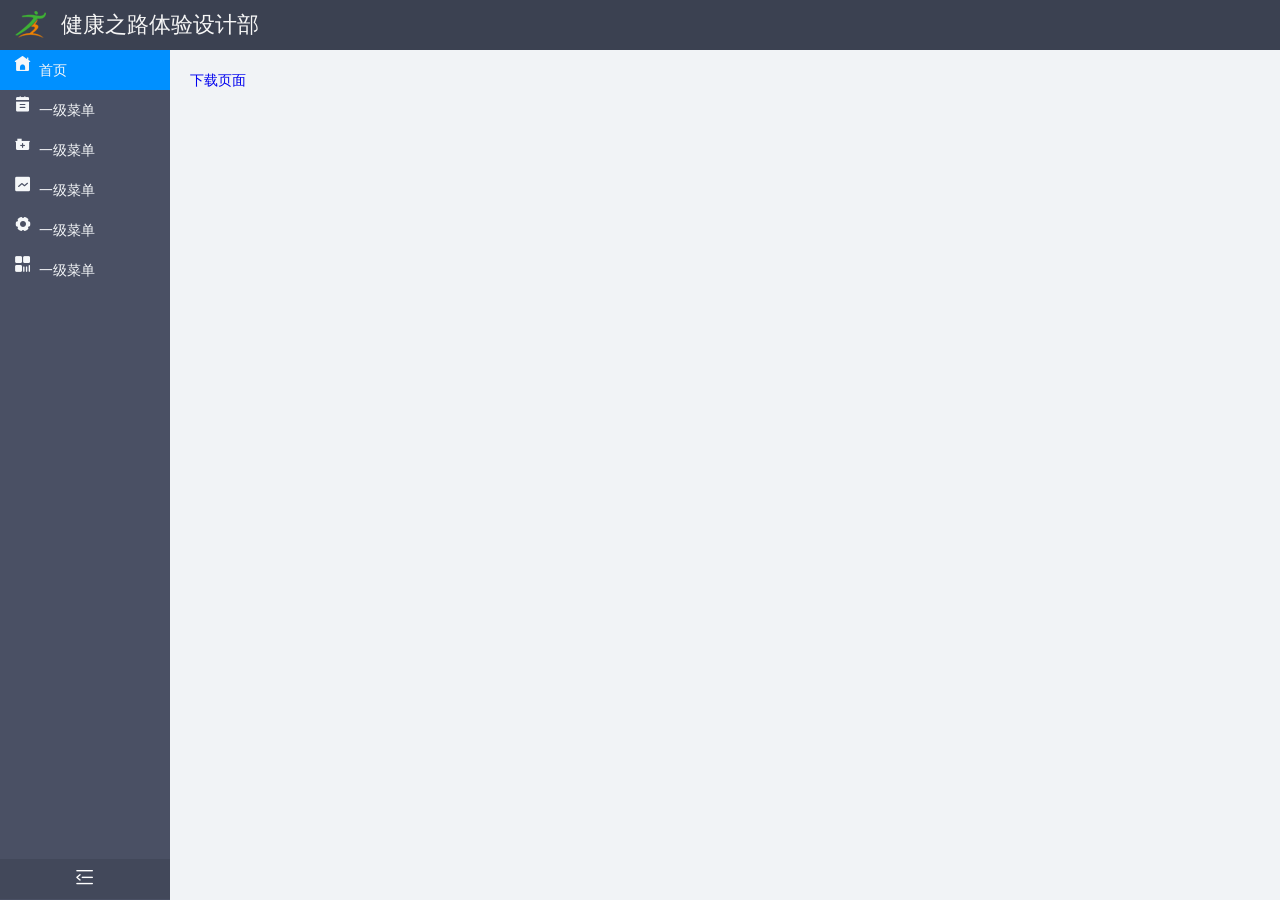
<file: html/template.html>
<!DOCTYPE html>
<html lang="en">
<head>
	<meta charset="utf-8" />
    <meta http-equiv="X-UA-Compatible" content="IE=edge,chrome=1" />
    <meta name="renderer" content="webkit" />
    <title>packet1</title>
    <link rel="stylesheet" href="../iconfont/iconfont.css" type="text/css" />
    <link rel="stylesheet" href="../jui/css/jui.css" type="text/css" />
    <link rel="stylesheet" href="../jui/css/jui.ui.css" type="text/css" />
    <link rel="stylesheet" href="../css/style.css" type="text/css" />
</head>
<body>
<div class="wapper clearfix">
	<div class="topbar clearfix">
    	<div class="fl logo"><img src="../images/logo.png" alt="" />健康之路体验设计部</div>
    </div>
    <div class="clearfix">
    	<div class="meau">
        	<ul class="meau-list">
            	<li>
                	<a href="javascript:;" class="curr first-meau" data-src="index.html"><i class="iconfont icon-homepage_fill"></i><label>首页</label></a>
                </li>
            	<li>
                	<a href="javascript:;" class="first-meau"><i class="iconfont icon-activity_fill"></i><label>一级菜单</label></a>
                    <ul class="child-meau">
                    	<li><a href="javascript:;" data-src="">二级菜单</a></li>
                    	<li><a href="javascript:;" data-src="">二级菜单</a></li>
                    	<li><a href="javascript:;" data-src="">二级菜单</a></li>
                    	<li><a href="javascript:;" data-src="">二级菜单</a></li>
                    	<li><a href="javascript:;" data-src="">二级菜单</a></li>
                    	<li><a href="javascript:;" data-src="">二级菜单</a></li>
                    </ul>
                </li>
            	<li>
                	<a href="javascript:;" class="first-meau"><i class="iconfont icon-menzhenxuanzhong"></i><label>一级菜单</label></a>
                    <ul class="child-meau">
                    	<li><a href="javascript:;" data-src="">二级菜单</a></li>
                    	<li><a href="javascript:;" data-src="">二级菜单</a></li>
                    </ul>
                </li>
            	<li>
                	<a href="javascript:;" class="first-meau" data-src="index.html"><i class="iconfont icon-dynamic_fill"></i><label>一级菜单</label></a>
                </li>
            	<li>
                	<a href="javascript:;" class="first-meau"><i class="iconfont icon-setup_fill"></i><label>一级菜单</label></a>
                    <ul class="child-meau">
                    	<li><a href="javascript:;" data-src="">二级菜单</a></li>
                    	<li><a href="javascript:;" data-src="">二级菜单</a></li>
                    	<li><a href="javascript:;" data-src="">二级菜单</a></li>
                    	<li><a href="javascript:;" data-src="">二级菜单</a></li>
                    </ul>
                </li>
            	<li>
                	<a href="javascript:;" class="first-meau"><i class="iconfont icon-qrcode_fill"></i><label>一级菜单</label></a>
                    <ul class="child-meau">
                    	<li><a href="javascript:;" data-src="">二级菜单</a></li>
                    	<li><a href="javascript:;" data-src="">二级菜单</a></li>
                    </ul>
                </li>
            </ul>
            <a href="javascript:;" class="meau-slide" title="收起"><i class="iconfont icon-shouqi"></i></a>
        </div>
        <div class="contect">
        	<div class="iframe-main">
            	<iframe frameborder="no" src="index.html" width="100%" height="100%" data-iframe="0" data-left="0"></iframe>
            </div>
        </div>
    </div>
</div>
<script type="text/javascript" src="../jui/js/jquery/1.8.3/jquery.js"></script>
<script type="text/javascript" src="../widget/nicescroll/3.6.0/js/jquery.nicescroll.min.js"></script>
<script type="text/javascript" src="../widget/placeholder/2.0.7/js/jquery.placeholder.min.js"></script>
<link rel="stylesheet" href="../widget/artDialog/4.1.7/css/artDialog.css" type="text/css" />
<script type="text/javascript" src="../widget/artDialog/4.1.7/js/artDialog.js"></script>
<script type="text/javascript" src="../jui/js/jui.js"></script>
<script type="text/javascript">

</script>
</body>
</html>
</file>
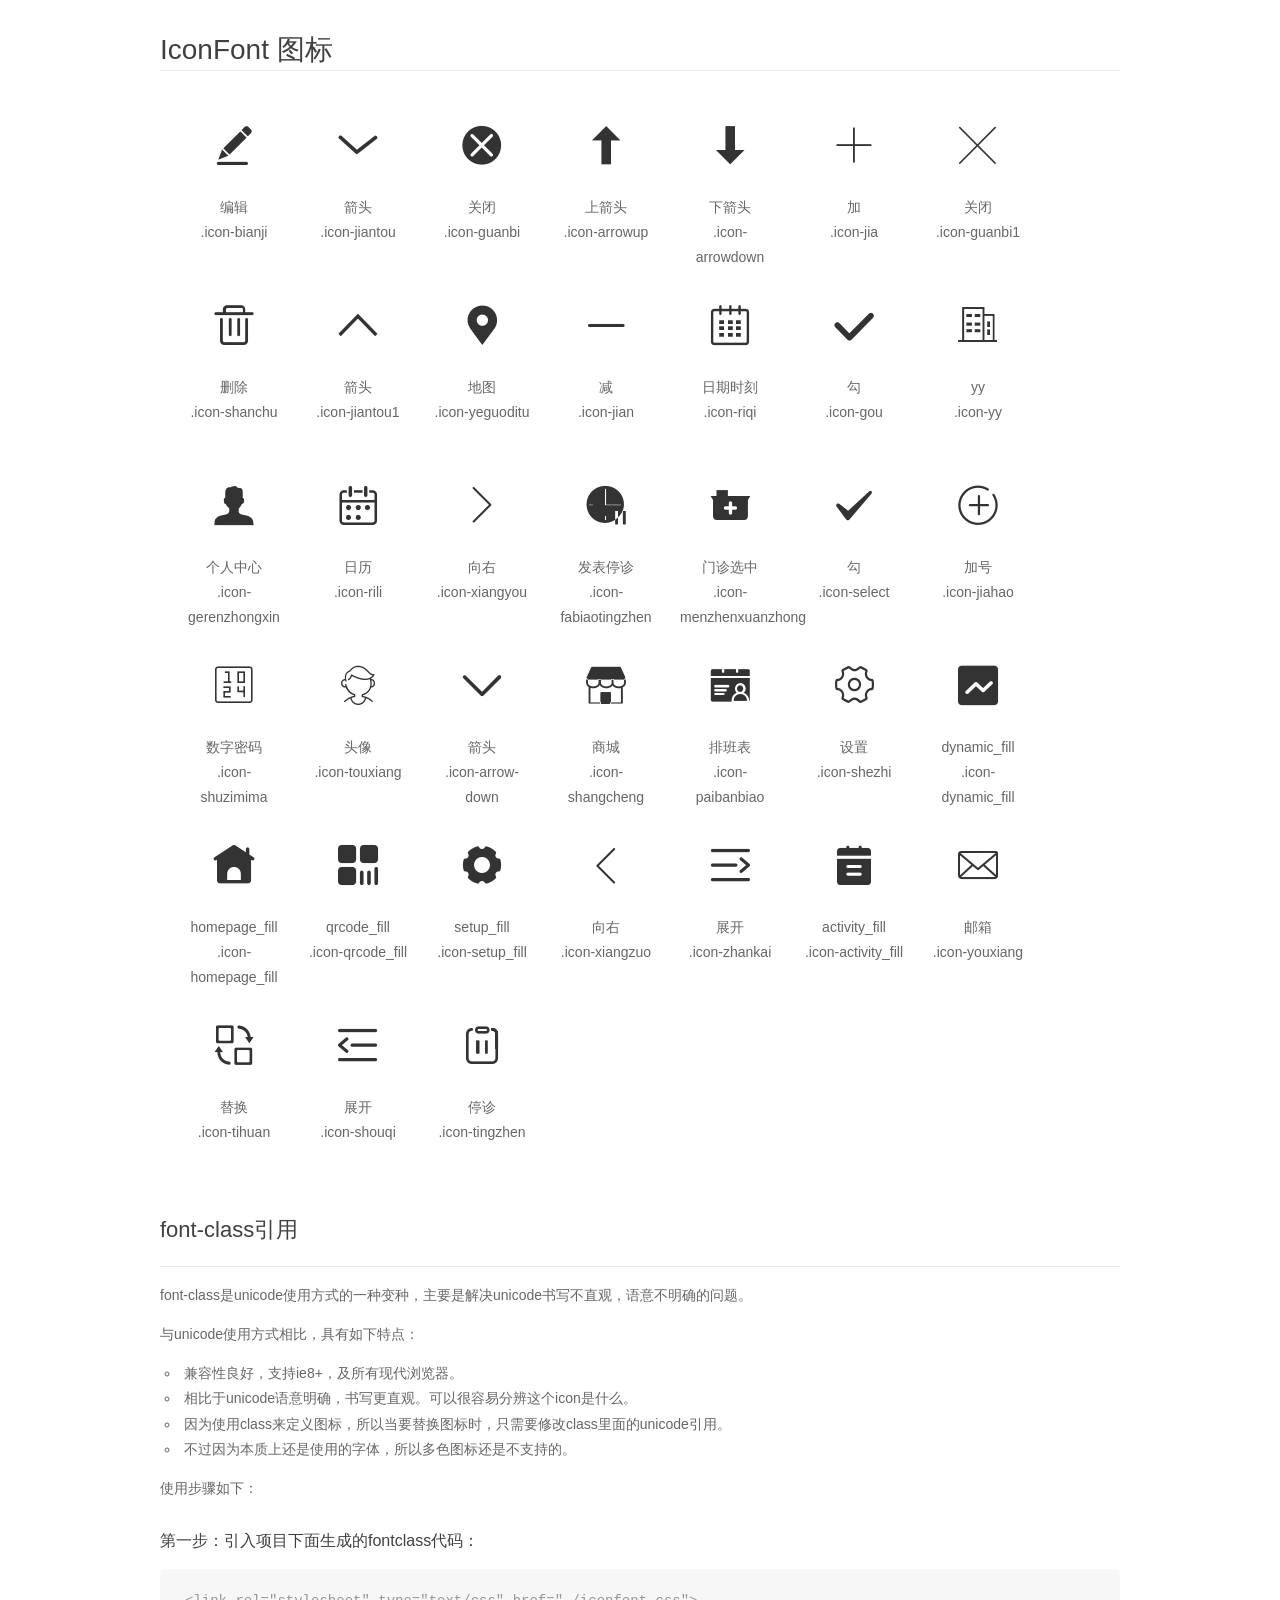
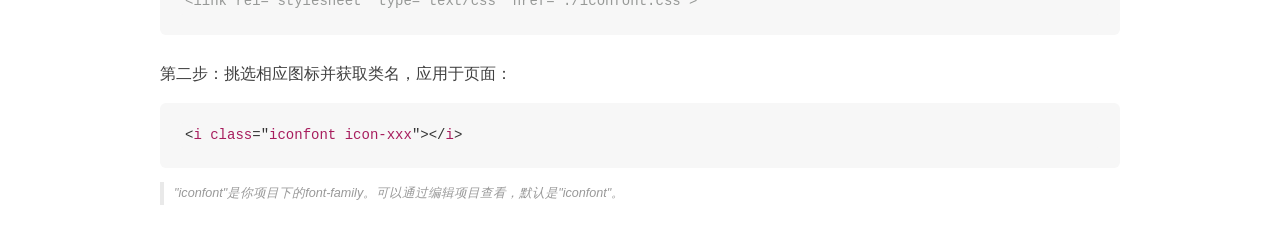
<file: iconfont/demo_fontclass.html>
<!DOCTYPE html>
<html>
<head>
    <meta charset="utf-8"/>
    <title>IconFont</title>
    <link rel="stylesheet" href="demo.css">
    <link rel="stylesheet" href="iconfont.css">
</head>
<body>
    <div class="main markdown">
        <h1>IconFont 图标</h1>
        <ul class="icon_lists clear">
            
                <li>
                <i class="icon iconfont icon-bianji"></i>
                    <div class="name">编辑</div>
                    <div class="fontclass">.icon-bianji</div>
                </li>
            
                <li>
                <i class="icon iconfont icon-jiantou"></i>
                    <div class="name">箭头</div>
                    <div class="fontclass">.icon-jiantou</div>
                </li>
            
                <li>
                <i class="icon iconfont icon-guanbi"></i>
                    <div class="name">关闭</div>
                    <div class="fontclass">.icon-guanbi</div>
                </li>
            
                <li>
                <i class="icon iconfont icon-arrowup"></i>
                    <div class="name">上箭头</div>
                    <div class="fontclass">.icon-arrowup</div>
                </li>
            
                <li>
                <i class="icon iconfont icon-arrowdown"></i>
                    <div class="name">下箭头</div>
                    <div class="fontclass">.icon-arrowdown</div>
                </li>
            
                <li>
                <i class="icon iconfont icon-jia"></i>
                    <div class="name">加</div>
                    <div class="fontclass">.icon-jia</div>
                </li>
            
                <li>
                <i class="icon iconfont icon-guanbi1"></i>
                    <div class="name">关闭</div>
                    <div class="fontclass">.icon-guanbi1</div>
                </li>
            
                <li>
                <i class="icon iconfont icon-shanchu"></i>
                    <div class="name">删除</div>
                    <div class="fontclass">.icon-shanchu</div>
                </li>
            
                <li>
                <i class="icon iconfont icon-jiantou1"></i>
                    <div class="name">箭头</div>
                    <div class="fontclass">.icon-jiantou1</div>
                </li>
            
                <li>
                <i class="icon iconfont icon-yeguoditu"></i>
                    <div class="name">地图</div>
                    <div class="fontclass">.icon-yeguoditu</div>
                </li>
            
                <li>
                <i class="icon iconfont icon-jian"></i>
                    <div class="name">减</div>
                    <div class="fontclass">.icon-jian</div>
                </li>
            
                <li>
                <i class="icon iconfont icon-riqi"></i>
                    <div class="name">日期时刻</div>
                    <div class="fontclass">.icon-riqi</div>
                </li>
            
                <li>
                <i class="icon iconfont icon-gou"></i>
                    <div class="name">勾</div>
                    <div class="fontclass">.icon-gou</div>
                </li>
            
                <li>
                <i class="icon iconfont icon-yy"></i>
                    <div class="name">yy</div>
                    <div class="fontclass">.icon-yy</div>
                </li>
            
                <li>
                <i class="icon iconfont icon-gerenzhongxin"></i>
                    <div class="name">个人中心</div>
                    <div class="fontclass">.icon-gerenzhongxin</div>
                </li>
            
                <li>
                <i class="icon iconfont icon-rili"></i>
                    <div class="name">日历</div>
                    <div class="fontclass">.icon-rili</div>
                </li>
            
                <li>
                <i class="icon iconfont icon-xiangyou"></i>
                    <div class="name">向右</div>
                    <div class="fontclass">.icon-xiangyou</div>
                </li>
            
                <li>
                <i class="icon iconfont icon-fabiaotingzhen"></i>
                    <div class="name">发表停诊</div>
                    <div class="fontclass">.icon-fabiaotingzhen</div>
                </li>
            
                <li>
                <i class="icon iconfont icon-menzhenxuanzhong"></i>
                    <div class="name">门诊选中</div>
                    <div class="fontclass">.icon-menzhenxuanzhong</div>
                </li>
            
                <li>
                <i class="icon iconfont icon-select"></i>
                    <div class="name">勾</div>
                    <div class="fontclass">.icon-select</div>
                </li>
            
                <li>
                <i class="icon iconfont icon-jiahao"></i>
                    <div class="name">加号</div>
                    <div class="fontclass">.icon-jiahao</div>
                </li>
            
                <li>
                <i class="icon iconfont icon-shuzimima"></i>
                    <div class="name">数字密码</div>
                    <div class="fontclass">.icon-shuzimima</div>
                </li>
            
                <li>
                <i class="icon iconfont icon-touxiang"></i>
                    <div class="name">头像</div>
                    <div class="fontclass">.icon-touxiang</div>
                </li>
            
                <li>
                <i class="icon iconfont icon-arrow-down"></i>
                    <div class="name">箭头</div>
                    <div class="fontclass">.icon-arrow-down</div>
                </li>
            
                <li>
                <i class="icon iconfont icon-shangcheng"></i>
                    <div class="name">商城</div>
                    <div class="fontclass">.icon-shangcheng</div>
                </li>
            
                <li>
                <i class="icon iconfont icon-paibanbiao"></i>
                    <div class="name">排班表</div>
                    <div class="fontclass">.icon-paibanbiao</div>
                </li>
            
                <li>
                <i class="icon iconfont icon-shezhi"></i>
                    <div class="name">设置</div>
                    <div class="fontclass">.icon-shezhi</div>
                </li>
            
                <li>
                <i class="icon iconfont icon-dynamic_fill"></i>
                    <div class="name">dynamic_fill</div>
                    <div class="fontclass">.icon-dynamic_fill</div>
                </li>
            
                <li>
                <i class="icon iconfont icon-homepage_fill"></i>
                    <div class="name">homepage_fill</div>
                    <div class="fontclass">.icon-homepage_fill</div>
                </li>
            
                <li>
                <i class="icon iconfont icon-qrcode_fill"></i>
                    <div class="name">qrcode_fill</div>
                    <div class="fontclass">.icon-qrcode_fill</div>
                </li>
            
                <li>
                <i class="icon iconfont icon-setup_fill"></i>
                    <div class="name">setup_fill</div>
                    <div class="fontclass">.icon-setup_fill</div>
                </li>
            
                <li>
                <i class="icon iconfont icon-xiangzuo"></i>
                    <div class="name">向右</div>
                    <div class="fontclass">.icon-xiangzuo</div>
                </li>
            
                <li>
                <i class="icon iconfont icon-zhankai"></i>
                    <div class="name">展开</div>
                    <div class="fontclass">.icon-zhankai</div>
                </li>
            
                <li>
                <i class="icon iconfont icon-activity_fill"></i>
                    <div class="name">activity_fill</div>
                    <div class="fontclass">.icon-activity_fill</div>
                </li>
            
                <li>
                <i class="icon iconfont icon-youxiang"></i>
                    <div class="name">邮箱</div>
                    <div class="fontclass">.icon-youxiang</div>
                </li>
            
                <li>
                <i class="icon iconfont icon-tihuan"></i>
                    <div class="name">替换</div>
                    <div class="fontclass">.icon-tihuan</div>
                </li>
            
                <li>
                <i class="icon iconfont icon-shouqi"></i>
                    <div class="name">展开</div>
                    <div class="fontclass">.icon-shouqi</div>
                </li>
            
                <li>
                <i class="icon iconfont icon-tingzhen"></i>
                    <div class="name">停诊</div>
                    <div class="fontclass">.icon-tingzhen</div>
                </li>
            
        </ul>

        <h2 id="font-class-">font-class引用</h2>
        <hr>

        <p>font-class是unicode使用方式的一种变种，主要是解决unicode书写不直观，语意不明确的问题。</p>
        <p>与unicode使用方式相比，具有如下特点：</p>
        <ul>
        <li>兼容性良好，支持ie8+，及所有现代浏览器。</li>
        <li>相比于unicode语意明确，书写更直观。可以很容易分辨这个icon是什么。</li>
        <li>因为使用class来定义图标，所以当要替换图标时，只需要修改class里面的unicode引用。</li>
        <li>不过因为本质上还是使用的字体，所以多色图标还是不支持的。</li>
        </ul>
        <p>使用步骤如下：</p>
        <h3 id="-fontclass-">第一步：引入项目下面生成的fontclass代码：</h3>


        <pre><code class="lang-js hljs javascript"><span class="hljs-comment">&lt;link rel="stylesheet" type="text/css" href="./iconfont.css"&gt;</span></code></pre>
        <h3 id="-">第二步：挑选相应图标并获取类名，应用于页面：</h3>
        <pre><code class="lang-css hljs">&lt;<span class="hljs-selector-tag">i</span> <span class="hljs-selector-tag">class</span>="<span class="hljs-selector-tag">iconfont</span> <span class="hljs-selector-tag">icon-xxx</span>"&gt;&lt;/<span class="hljs-selector-tag">i</span>&gt;</code></pre>
        <blockquote>
        <p>"iconfont"是你项目下的font-family。可以通过编辑项目查看，默认是"iconfont"。</p>
        </blockquote>
    </div>
</body>
</html>
</file>
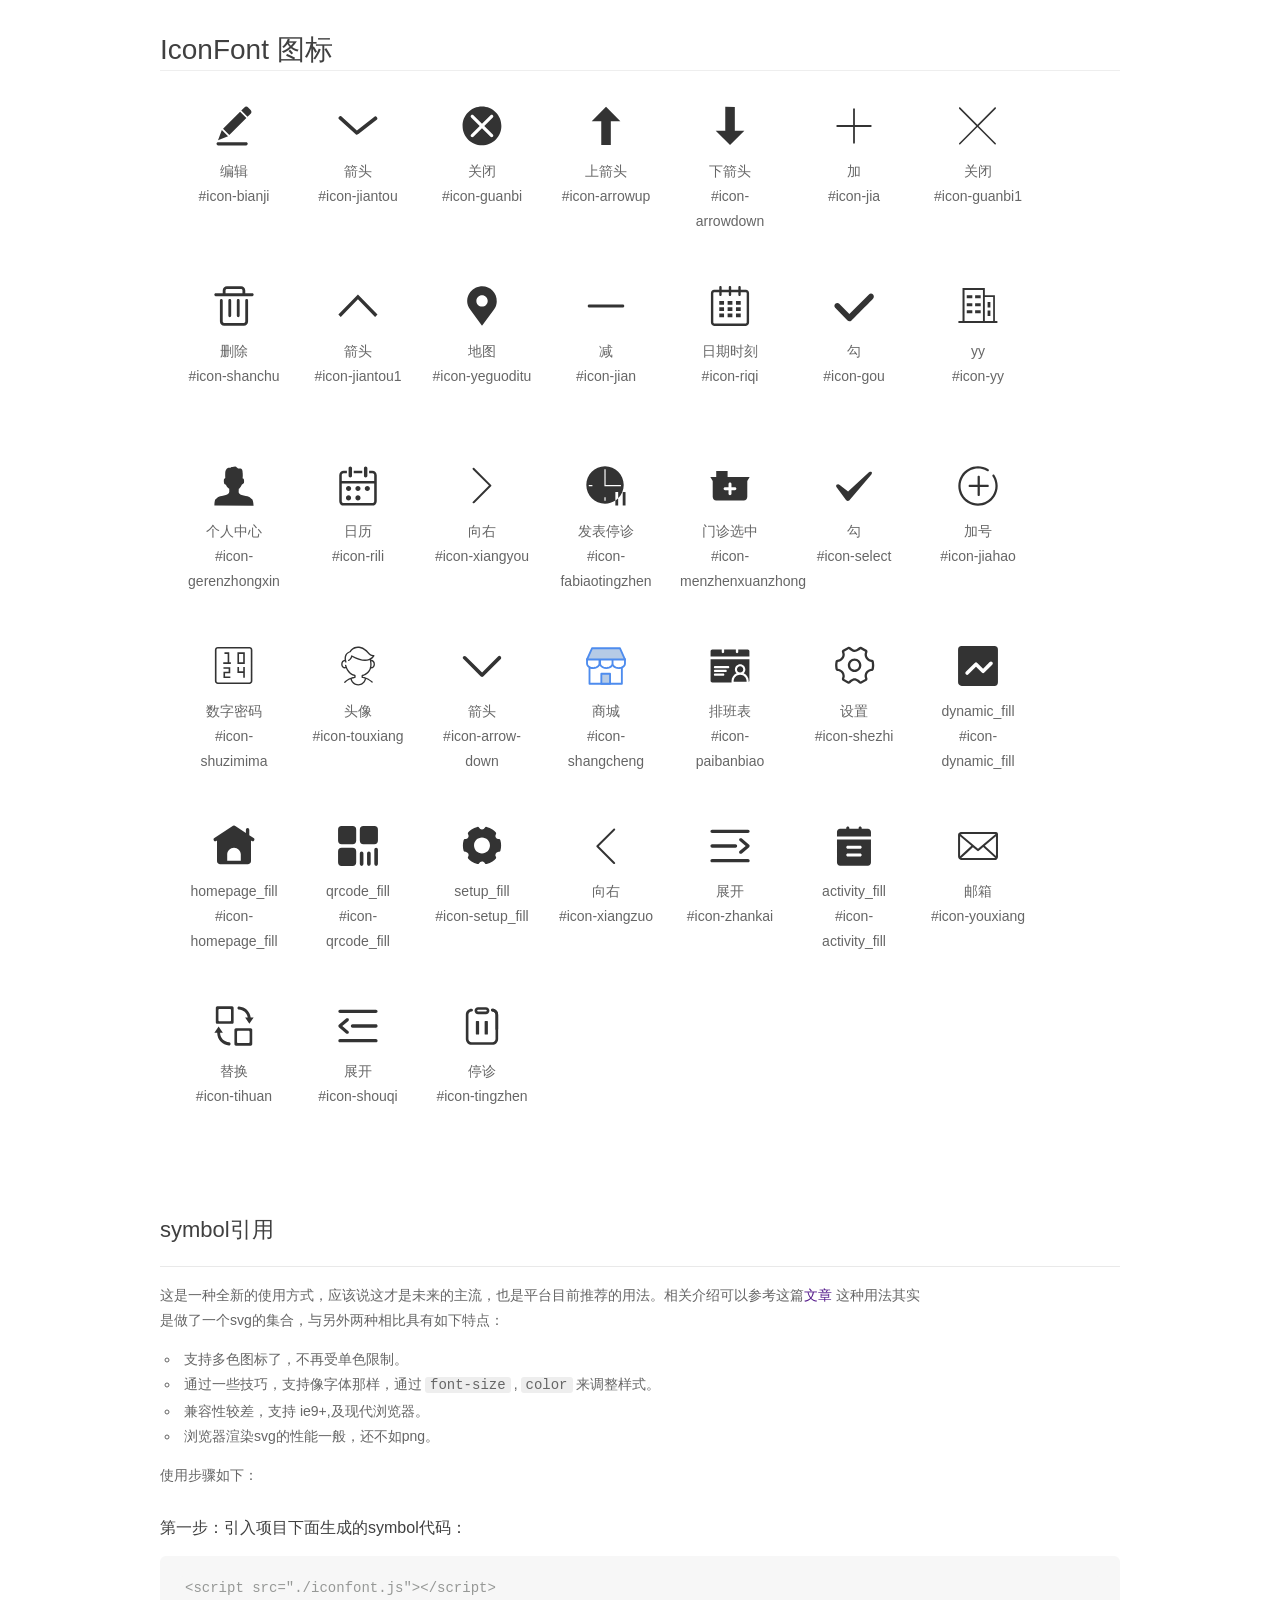
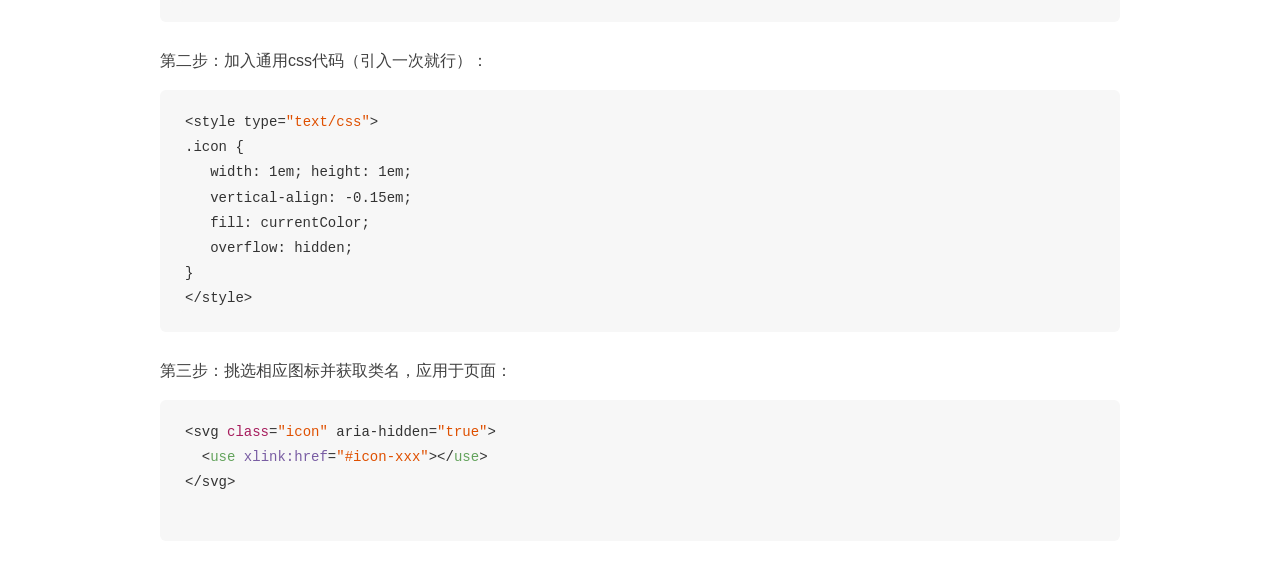
<file: iconfont/demo_symbol.html>
<!DOCTYPE html>
<html>
<head>
    <meta charset="utf-8"/>
    <title>IconFont</title>
    <link rel="stylesheet" href="demo.css">
    <script src="iconfont.js"></script>

    <style type="text/css">
        .icon {
          /* 通过设置 font-size 来改变图标大小 */
          width: 1em; height: 1em;
          /* 图标和文字相邻时，垂直对齐 */
          vertical-align: -0.15em;
          /* 通过设置 color 来改变 SVG 的颜色/fill */
          fill: currentColor;
          /* path 和 stroke 溢出 viewBox 部分在 IE 下会显示
             normalize.css 中也包含这行 */
          overflow: hidden;
        }

    </style>
</head>
<body>
    <div class="main markdown">
        <h1>IconFont 图标</h1>
        <ul class="icon_lists clear">
            
                <li>
                    <svg class="icon" aria-hidden="true">
                        <use xlink:href="#icon-bianji"></use>
                    </svg>
                    <div class="name">编辑</div>
                    <div class="fontclass">#icon-bianji</div>
                </li>
            
                <li>
                    <svg class="icon" aria-hidden="true">
                        <use xlink:href="#icon-jiantou"></use>
                    </svg>
                    <div class="name">箭头</div>
                    <div class="fontclass">#icon-jiantou</div>
                </li>
            
                <li>
                    <svg class="icon" aria-hidden="true">
                        <use xlink:href="#icon-guanbi"></use>
                    </svg>
                    <div class="name">关闭</div>
                    <div class="fontclass">#icon-guanbi</div>
                </li>
            
                <li>
                    <svg class="icon" aria-hidden="true">
                        <use xlink:href="#icon-arrowup"></use>
                    </svg>
                    <div class="name">上箭头</div>
                    <div class="fontclass">#icon-arrowup</div>
                </li>
            
                <li>
                    <svg class="icon" aria-hidden="true">
                        <use xlink:href="#icon-arrowdown"></use>
                    </svg>
                    <div class="name">下箭头</div>
                    <div class="fontclass">#icon-arrowdown</div>
                </li>
            
                <li>
                    <svg class="icon" aria-hidden="true">
                        <use xlink:href="#icon-jia"></use>
                    </svg>
                    <div class="name">加</div>
                    <div class="fontclass">#icon-jia</div>
                </li>
            
                <li>
                    <svg class="icon" aria-hidden="true">
                        <use xlink:href="#icon-guanbi1"></use>
                    </svg>
                    <div class="name">关闭</div>
                    <div class="fontclass">#icon-guanbi1</div>
                </li>
            
                <li>
                    <svg class="icon" aria-hidden="true">
                        <use xlink:href="#icon-shanchu"></use>
                    </svg>
                    <div class="name">删除</div>
                    <div class="fontclass">#icon-shanchu</div>
                </li>
            
                <li>
                    <svg class="icon" aria-hidden="true">
                        <use xlink:href="#icon-jiantou1"></use>
                    </svg>
                    <div class="name">箭头</div>
                    <div class="fontclass">#icon-jiantou1</div>
                </li>
            
                <li>
                    <svg class="icon" aria-hidden="true">
                        <use xlink:href="#icon-yeguoditu"></use>
                    </svg>
                    <div class="name">地图</div>
                    <div class="fontclass">#icon-yeguoditu</div>
                </li>
            
                <li>
                    <svg class="icon" aria-hidden="true">
                        <use xlink:href="#icon-jian"></use>
                    </svg>
                    <div class="name">减</div>
                    <div class="fontclass">#icon-jian</div>
                </li>
            
                <li>
                    <svg class="icon" aria-hidden="true">
                        <use xlink:href="#icon-riqi"></use>
                    </svg>
                    <div class="name">日期时刻</div>
                    <div class="fontclass">#icon-riqi</div>
                </li>
            
                <li>
                    <svg class="icon" aria-hidden="true">
                        <use xlink:href="#icon-gou"></use>
                    </svg>
                    <div class="name">勾</div>
                    <div class="fontclass">#icon-gou</div>
                </li>
            
                <li>
                    <svg class="icon" aria-hidden="true">
                        <use xlink:href="#icon-yy"></use>
                    </svg>
                    <div class="name">yy</div>
                    <div class="fontclass">#icon-yy</div>
                </li>
            
                <li>
                    <svg class="icon" aria-hidden="true">
                        <use xlink:href="#icon-gerenzhongxin"></use>
                    </svg>
                    <div class="name">个人中心</div>
                    <div class="fontclass">#icon-gerenzhongxin</div>
                </li>
            
                <li>
                    <svg class="icon" aria-hidden="true">
                        <use xlink:href="#icon-rili"></use>
                    </svg>
                    <div class="name">日历</div>
                    <div class="fontclass">#icon-rili</div>
                </li>
            
                <li>
                    <svg class="icon" aria-hidden="true">
                        <use xlink:href="#icon-xiangyou"></use>
                    </svg>
                    <div class="name">向右</div>
                    <div class="fontclass">#icon-xiangyou</div>
                </li>
            
                <li>
                    <svg class="icon" aria-hidden="true">
                        <use xlink:href="#icon-fabiaotingzhen"></use>
                    </svg>
                    <div class="name">发表停诊</div>
                    <div class="fontclass">#icon-fabiaotingzhen</div>
                </li>
            
                <li>
                    <svg class="icon" aria-hidden="true">
                        <use xlink:href="#icon-menzhenxuanzhong"></use>
                    </svg>
                    <div class="name">门诊选中</div>
                    <div class="fontclass">#icon-menzhenxuanzhong</div>
                </li>
            
                <li>
                    <svg class="icon" aria-hidden="true">
                        <use xlink:href="#icon-select"></use>
                    </svg>
                    <div class="name">勾</div>
                    <div class="fontclass">#icon-select</div>
                </li>
            
                <li>
                    <svg class="icon" aria-hidden="true">
                        <use xlink:href="#icon-jiahao"></use>
                    </svg>
                    <div class="name">加号</div>
                    <div class="fontclass">#icon-jiahao</div>
                </li>
            
                <li>
                    <svg class="icon" aria-hidden="true">
                        <use xlink:href="#icon-shuzimima"></use>
                    </svg>
                    <div class="name">数字密码</div>
                    <div class="fontclass">#icon-shuzimima</div>
                </li>
            
                <li>
                    <svg class="icon" aria-hidden="true">
                        <use xlink:href="#icon-touxiang"></use>
                    </svg>
                    <div class="name">头像</div>
                    <div class="fontclass">#icon-touxiang</div>
                </li>
            
                <li>
                    <svg class="icon" aria-hidden="true">
                        <use xlink:href="#icon-arrow-down"></use>
                    </svg>
                    <div class="name">箭头</div>
                    <div class="fontclass">#icon-arrow-down</div>
                </li>
            
                <li>
                    <svg class="icon" aria-hidden="true">
                        <use xlink:href="#icon-shangcheng"></use>
                    </svg>
                    <div class="name">商城</div>
                    <div class="fontclass">#icon-shangcheng</div>
                </li>
            
                <li>
                    <svg class="icon" aria-hidden="true">
                        <use xlink:href="#icon-paibanbiao"></use>
                    </svg>
                    <div class="name">排班表</div>
                    <div class="fontclass">#icon-paibanbiao</div>
                </li>
            
                <li>
                    <svg class="icon" aria-hidden="true">
                        <use xlink:href="#icon-shezhi"></use>
                    </svg>
                    <div class="name">设置</div>
                    <div class="fontclass">#icon-shezhi</div>
                </li>
            
                <li>
                    <svg class="icon" aria-hidden="true">
                        <use xlink:href="#icon-dynamic_fill"></use>
                    </svg>
                    <div class="name">dynamic_fill</div>
                    <div class="fontclass">#icon-dynamic_fill</div>
                </li>
            
                <li>
                    <svg class="icon" aria-hidden="true">
                        <use xlink:href="#icon-homepage_fill"></use>
                    </svg>
                    <div class="name">homepage_fill</div>
                    <div class="fontclass">#icon-homepage_fill</div>
                </li>
            
                <li>
                    <svg class="icon" aria-hidden="true">
                        <use xlink:href="#icon-qrcode_fill"></use>
                    </svg>
                    <div class="name">qrcode_fill</div>
                    <div class="fontclass">#icon-qrcode_fill</div>
                </li>
            
                <li>
                    <svg class="icon" aria-hidden="true">
                        <use xlink:href="#icon-setup_fill"></use>
                    </svg>
                    <div class="name">setup_fill</div>
                    <div class="fontclass">#icon-setup_fill</div>
                </li>
            
                <li>
                    <svg class="icon" aria-hidden="true">
                        <use xlink:href="#icon-xiangzuo"></use>
                    </svg>
                    <div class="name">向右</div>
                    <div class="fontclass">#icon-xiangzuo</div>
                </li>
            
                <li>
                    <svg class="icon" aria-hidden="true">
                        <use xlink:href="#icon-zhankai"></use>
                    </svg>
                    <div class="name">展开</div>
                    <div class="fontclass">#icon-zhankai</div>
                </li>
            
                <li>
                    <svg class="icon" aria-hidden="true">
                        <use xlink:href="#icon-activity_fill"></use>
                    </svg>
                    <div class="name">activity_fill</div>
                    <div class="fontclass">#icon-activity_fill</div>
                </li>
            
                <li>
                    <svg class="icon" aria-hidden="true">
                        <use xlink:href="#icon-youxiang"></use>
                    </svg>
                    <div class="name">邮箱</div>
                    <div class="fontclass">#icon-youxiang</div>
                </li>
            
                <li>
                    <svg class="icon" aria-hidden="true">
                        <use xlink:href="#icon-tihuan"></use>
                    </svg>
                    <div class="name">替换</div>
                    <div class="fontclass">#icon-tihuan</div>
                </li>
            
                <li>
                    <svg class="icon" aria-hidden="true">
                        <use xlink:href="#icon-shouqi"></use>
                    </svg>
                    <div class="name">展开</div>
                    <div class="fontclass">#icon-shouqi</div>
                </li>
            
                <li>
                    <svg class="icon" aria-hidden="true">
                        <use xlink:href="#icon-tingzhen"></use>
                    </svg>
                    <div class="name">停诊</div>
                    <div class="fontclass">#icon-tingzhen</div>
                </li>
            
        </ul>


        <h2 id="symbol-">symbol引用</h2>
        <hr>

        <p>这是一种全新的使用方式，应该说这才是未来的主流，也是平台目前推荐的用法。相关介绍可以参考这篇<a href="">文章</a>
        这种用法其实是做了一个svg的集合，与另外两种相比具有如下特点：</p>
        <ul>
          <li>支持多色图标了，不再受单色限制。</li>
          <li>通过一些技巧，支持像字体那样，通过<code>font-size</code>,<code>color</code>来调整样式。</li>
          <li>兼容性较差，支持 ie9+,及现代浏览器。</li>
          <li>浏览器渲染svg的性能一般，还不如png。</li>
        </ul>
        <p>使用步骤如下：</p>
        <h3 id="-symbol-">第一步：引入项目下面生成的symbol代码：</h3>
        <pre><code class="lang-js hljs javascript"><span class="hljs-comment">&lt;script src="./iconfont.js"&gt;&lt;/script&gt;</span></code></pre>
        <h3 id="-css-">第二步：加入通用css代码（引入一次就行）：</h3>
        <pre><code class="lang-js hljs javascript">&lt;style type=<span class="hljs-string">"text/css"</span>&gt;
.icon {
   width: <span class="hljs-number">1</span>em; height: <span class="hljs-number">1</span>em;
   vertical-align: <span class="hljs-number">-0.15</span>em;
   fill: currentColor;
   overflow: hidden;
}
&lt;<span class="hljs-regexp">/style&gt;</span></code></pre>
        <h3 id="-">第三步：挑选相应图标并获取类名，应用于页面：</h3>
        <pre><code class="lang-js hljs javascript">&lt;svg <span class="hljs-class"><span class="hljs-keyword">class</span></span>=<span class="hljs-string">"icon"</span> aria-hidden=<span class="hljs-string">"true"</span>&gt;<span class="xml"><span class="hljs-tag">
  &lt;<span class="hljs-name">use</span> <span class="hljs-attr">xlink:href</span>=<span class="hljs-string">"#icon-xxx"</span>&gt;</span><span class="hljs-tag">&lt;/<span class="hljs-name">use</span>&gt;</span>
</span>&lt;<span class="hljs-regexp">/svg&gt;
        </span></code></pre>
    </div>
</body>
</html>
</file>
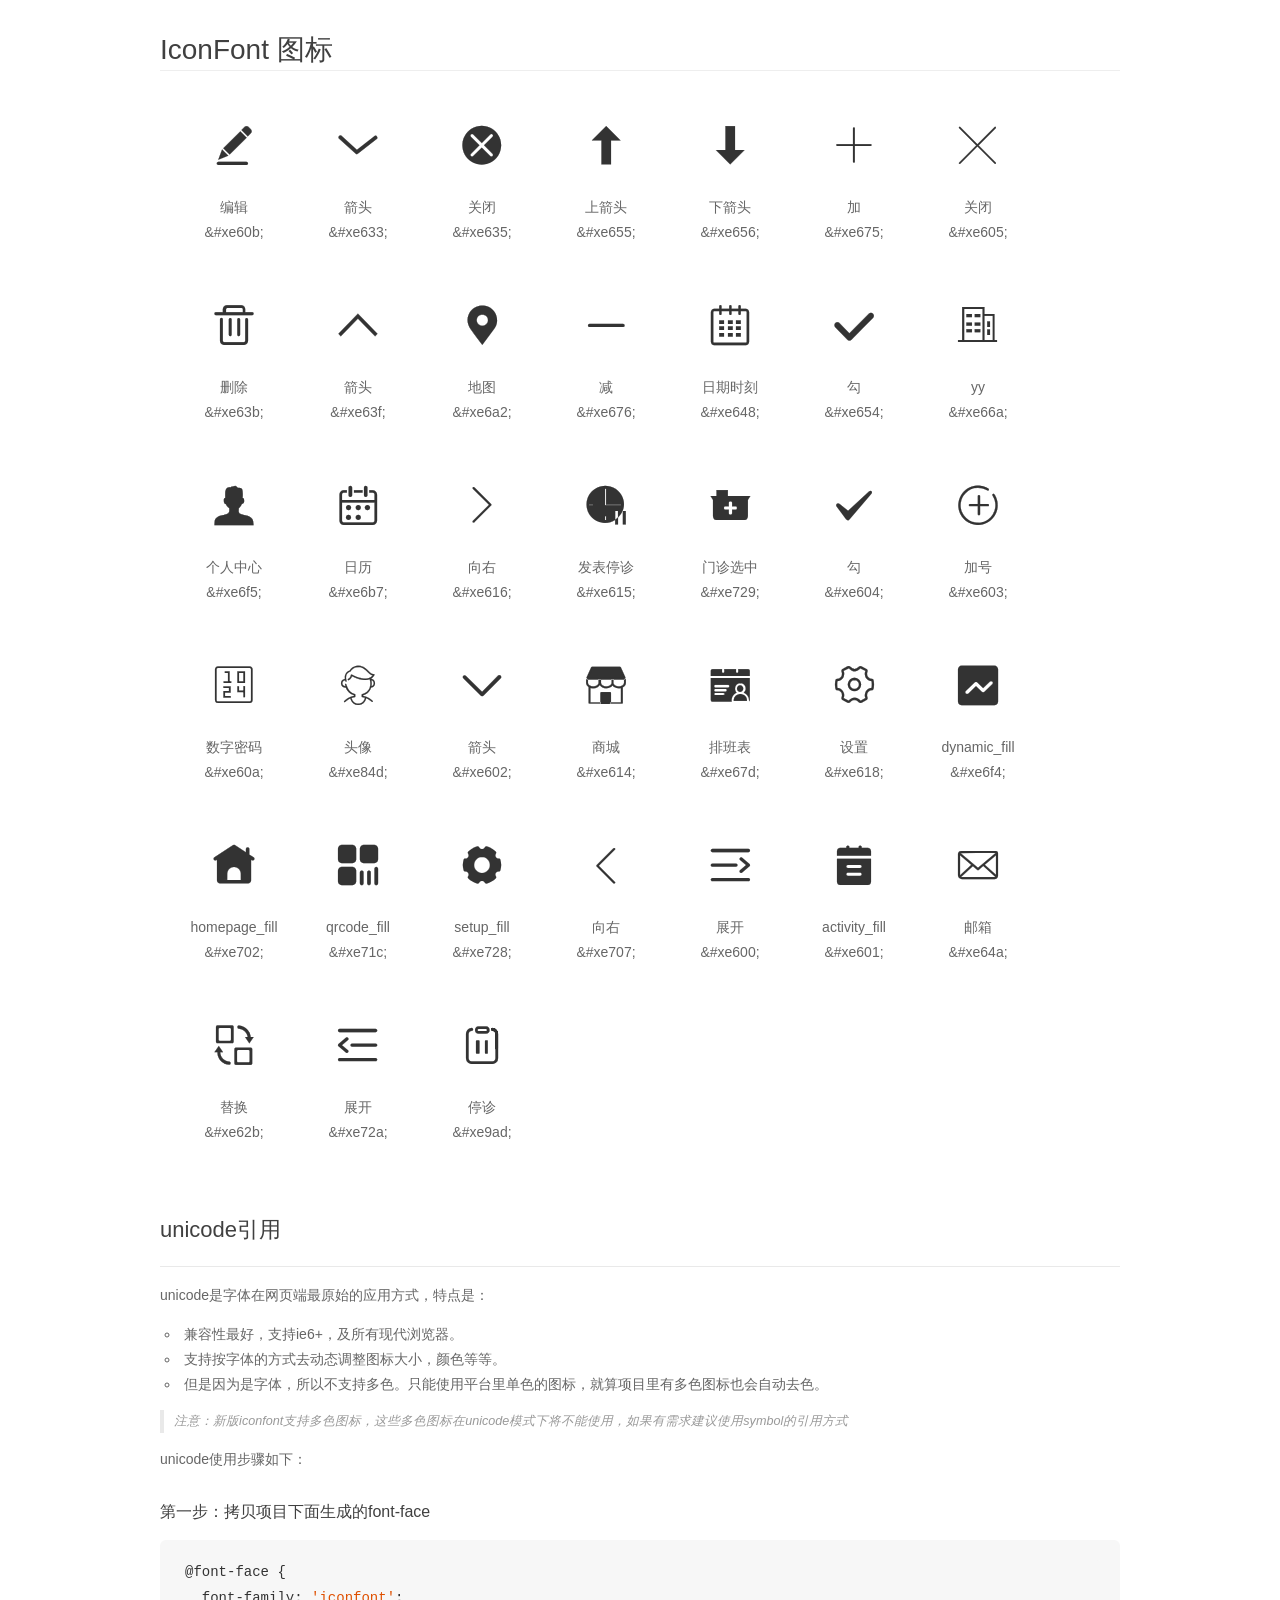
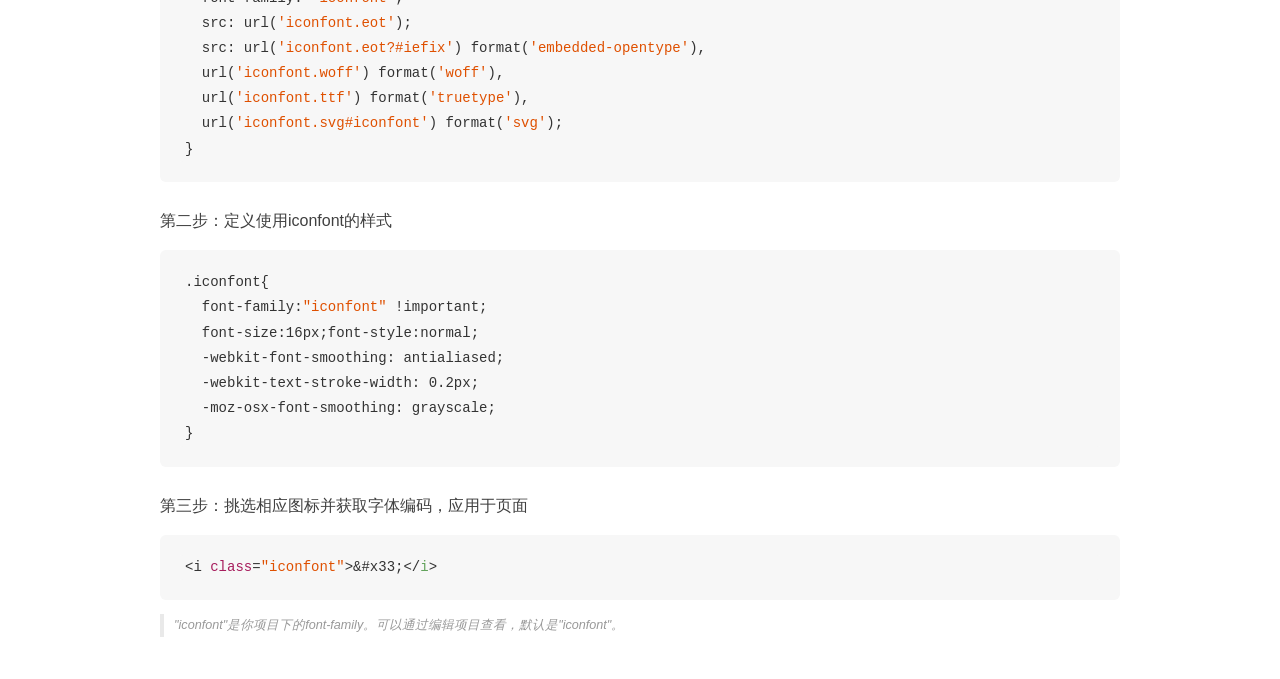
<file: iconfont/demo_unicode.html>
<!DOCTYPE html>
<html>
<head>
    <meta charset="utf-8"/>
    <title>IconFont</title>
    <link rel="stylesheet" href="demo.css">

    <style type="text/css">

        @font-face {font-family: "iconfont";
          src: url('iconfont.eot'); /* IE9*/
          src: url('iconfont.eot#iefix') format('embedded-opentype'), /* IE6-IE8 */
          url('iconfont.woff') format('woff'), /* chrome, firefox */
          url('iconfont.ttf') format('truetype'), /* chrome, firefox, opera, Safari, Android, iOS 4.2+*/
          url('iconfont.svg#iconfont') format('svg'); /* iOS 4.1- */
        }

        .iconfont {
          font-family:"iconfont" !important;
          font-size:16px;
          font-style:normal;
          -webkit-font-smoothing: antialiased;
          -webkit-text-stroke-width: 0.2px;
          -moz-osx-font-smoothing: grayscale;
        }

    </style>
</head>
<body>
    <div class="main markdown">
        <h1>IconFont 图标</h1>
        <ul class="icon_lists clear">
            
                <li>
                <i class="icon iconfont">&#xe60b;</i>
                    <div class="name">编辑</div>
                    <div class="code">&amp;#xe60b;</div>
                </li>
            
                <li>
                <i class="icon iconfont">&#xe633;</i>
                    <div class="name">箭头</div>
                    <div class="code">&amp;#xe633;</div>
                </li>
            
                <li>
                <i class="icon iconfont">&#xe635;</i>
                    <div class="name">关闭</div>
                    <div class="code">&amp;#xe635;</div>
                </li>
            
                <li>
                <i class="icon iconfont">&#xe655;</i>
                    <div class="name">上箭头</div>
                    <div class="code">&amp;#xe655;</div>
                </li>
            
                <li>
                <i class="icon iconfont">&#xe656;</i>
                    <div class="name">下箭头</div>
                    <div class="code">&amp;#xe656;</div>
                </li>
            
                <li>
                <i class="icon iconfont">&#xe675;</i>
                    <div class="name">加</div>
                    <div class="code">&amp;#xe675;</div>
                </li>
            
                <li>
                <i class="icon iconfont">&#xe605;</i>
                    <div class="name">关闭</div>
                    <div class="code">&amp;#xe605;</div>
                </li>
            
                <li>
                <i class="icon iconfont">&#xe63b;</i>
                    <div class="name">删除</div>
                    <div class="code">&amp;#xe63b;</div>
                </li>
            
                <li>
                <i class="icon iconfont">&#xe63f;</i>
                    <div class="name">箭头</div>
                    <div class="code">&amp;#xe63f;</div>
                </li>
            
                <li>
                <i class="icon iconfont">&#xe6a2;</i>
                    <div class="name">地图</div>
                    <div class="code">&amp;#xe6a2;</div>
                </li>
            
                <li>
                <i class="icon iconfont">&#xe676;</i>
                    <div class="name">减</div>
                    <div class="code">&amp;#xe676;</div>
                </li>
            
                <li>
                <i class="icon iconfont">&#xe648;</i>
                    <div class="name">日期时刻</div>
                    <div class="code">&amp;#xe648;</div>
                </li>
            
                <li>
                <i class="icon iconfont">&#xe654;</i>
                    <div class="name">勾</div>
                    <div class="code">&amp;#xe654;</div>
                </li>
            
                <li>
                <i class="icon iconfont">&#xe66a;</i>
                    <div class="name">yy</div>
                    <div class="code">&amp;#xe66a;</div>
                </li>
            
                <li>
                <i class="icon iconfont">&#xe6f5;</i>
                    <div class="name">个人中心</div>
                    <div class="code">&amp;#xe6f5;</div>
                </li>
            
                <li>
                <i class="icon iconfont">&#xe6b7;</i>
                    <div class="name">日历</div>
                    <div class="code">&amp;#xe6b7;</div>
                </li>
            
                <li>
                <i class="icon iconfont">&#xe616;</i>
                    <div class="name">向右</div>
                    <div class="code">&amp;#xe616;</div>
                </li>
            
                <li>
                <i class="icon iconfont">&#xe615;</i>
                    <div class="name">发表停诊</div>
                    <div class="code">&amp;#xe615;</div>
                </li>
            
                <li>
                <i class="icon iconfont">&#xe729;</i>
                    <div class="name">门诊选中</div>
                    <div class="code">&amp;#xe729;</div>
                </li>
            
                <li>
                <i class="icon iconfont">&#xe604;</i>
                    <div class="name">勾</div>
                    <div class="code">&amp;#xe604;</div>
                </li>
            
                <li>
                <i class="icon iconfont">&#xe603;</i>
                    <div class="name">加号</div>
                    <div class="code">&amp;#xe603;</div>
                </li>
            
                <li>
                <i class="icon iconfont">&#xe60a;</i>
                    <div class="name">数字密码</div>
                    <div class="code">&amp;#xe60a;</div>
                </li>
            
                <li>
                <i class="icon iconfont">&#xe84d;</i>
                    <div class="name">头像</div>
                    <div class="code">&amp;#xe84d;</div>
                </li>
            
                <li>
                <i class="icon iconfont">&#xe602;</i>
                    <div class="name">箭头</div>
                    <div class="code">&amp;#xe602;</div>
                </li>
            
                <li>
                <i class="icon iconfont">&#xe614;</i>
                    <div class="name">商城</div>
                    <div class="code">&amp;#xe614;</div>
                </li>
            
                <li>
                <i class="icon iconfont">&#xe67d;</i>
                    <div class="name">排班表</div>
                    <div class="code">&amp;#xe67d;</div>
                </li>
            
                <li>
                <i class="icon iconfont">&#xe618;</i>
                    <div class="name">设置</div>
                    <div class="code">&amp;#xe618;</div>
                </li>
            
                <li>
                <i class="icon iconfont">&#xe6f4;</i>
                    <div class="name">dynamic_fill</div>
                    <div class="code">&amp;#xe6f4;</div>
                </li>
            
                <li>
                <i class="icon iconfont">&#xe702;</i>
                    <div class="name">homepage_fill</div>
                    <div class="code">&amp;#xe702;</div>
                </li>
            
                <li>
                <i class="icon iconfont">&#xe71c;</i>
                    <div class="name">qrcode_fill</div>
                    <div class="code">&amp;#xe71c;</div>
                </li>
            
                <li>
                <i class="icon iconfont">&#xe728;</i>
                    <div class="name">setup_fill</div>
                    <div class="code">&amp;#xe728;</div>
                </li>
            
                <li>
                <i class="icon iconfont">&#xe707;</i>
                    <div class="name">向右</div>
                    <div class="code">&amp;#xe707;</div>
                </li>
            
                <li>
                <i class="icon iconfont">&#xe600;</i>
                    <div class="name">展开</div>
                    <div class="code">&amp;#xe600;</div>
                </li>
            
                <li>
                <i class="icon iconfont">&#xe601;</i>
                    <div class="name">activity_fill</div>
                    <div class="code">&amp;#xe601;</div>
                </li>
            
                <li>
                <i class="icon iconfont">&#xe64a;</i>
                    <div class="name">邮箱</div>
                    <div class="code">&amp;#xe64a;</div>
                </li>
            
                <li>
                <i class="icon iconfont">&#xe62b;</i>
                    <div class="name">替换</div>
                    <div class="code">&amp;#xe62b;</div>
                </li>
            
                <li>
                <i class="icon iconfont">&#xe72a;</i>
                    <div class="name">展开</div>
                    <div class="code">&amp;#xe72a;</div>
                </li>
            
                <li>
                <i class="icon iconfont">&#xe9ad;</i>
                    <div class="name">停诊</div>
                    <div class="code">&amp;#xe9ad;</div>
                </li>
            
        </ul>
        <h2 id="unicode-">unicode引用</h2>
        <hr>

        <p>unicode是字体在网页端最原始的应用方式，特点是：</p>
        <ul>
        <li>兼容性最好，支持ie6+，及所有现代浏览器。</li>
        <li>支持按字体的方式去动态调整图标大小，颜色等等。</li>
        <li>但是因为是字体，所以不支持多色。只能使用平台里单色的图标，就算项目里有多色图标也会自动去色。</li>
        </ul>
        <blockquote>
        <p>注意：新版iconfont支持多色图标，这些多色图标在unicode模式下将不能使用，如果有需求建议使用symbol的引用方式</p>
        </blockquote>
        <p>unicode使用步骤如下：</p>
        <h3 id="-font-face">第一步：拷贝项目下面生成的font-face</h3>
        <pre><code class="lang-js hljs javascript">@font-face {
  font-family: <span class="hljs-string">'iconfont'</span>;
  src: url(<span class="hljs-string">'iconfont.eot'</span>);
  src: url(<span class="hljs-string">'iconfont.eot?#iefix'</span>) format(<span class="hljs-string">'embedded-opentype'</span>),
  url(<span class="hljs-string">'iconfont.woff'</span>) format(<span class="hljs-string">'woff'</span>),
  url(<span class="hljs-string">'iconfont.ttf'</span>) format(<span class="hljs-string">'truetype'</span>),
  url(<span class="hljs-string">'iconfont.svg#iconfont'</span>) format(<span class="hljs-string">'svg'</span>);
}
</code></pre>
        <h3 id="-iconfont-">第二步：定义使用iconfont的样式</h3>
        <pre><code class="lang-js hljs javascript">.iconfont{
  font-family:<span class="hljs-string">"iconfont"</span> !important;
  font-size:<span class="hljs-number">16</span>px;font-style:normal;
  -webkit-font-smoothing: antialiased;
  -webkit-text-stroke-width: <span class="hljs-number">0.2</span>px;
  -moz-osx-font-smoothing: grayscale;
}
</code></pre>
        <h3 id="-">第三步：挑选相应图标并获取字体编码，应用于页面</h3>
        <pre><code class="lang-js hljs javascript">&lt;i <span class="hljs-class"><span class="hljs-keyword">class</span></span>=<span class="hljs-string">"iconfont"</span>&gt;&amp;#x33;<span class="xml"><span class="hljs-tag">&lt;/<span class="hljs-name">i</span>&gt;</span></span></code></pre>

        <blockquote>
        <p>"iconfont"是你项目下的font-family。可以通过编辑项目查看，默认是"iconfont"。</p>
        </blockquote>
    </div>


</body>
</html>
</file>
<file: iconfont/iconfont.css>
@font-face {font-family: "iconfont";
  src: url('iconfont.eot?t=1508320000595'); /* IE9*/
  src: url('iconfont.eot?t=1508320000595#iefix') format('embedded-opentype'), /* IE6-IE8 */
  url('[data-uri]') format('woff'),
  url('iconfont.ttf?t=1508320000595') format('truetype'), /* chrome, firefox, opera, Safari, Android, iOS 4.2+*/
  url('iconfont.svg?t=1508320000595#iconfont') format('svg'); /* iOS 4.1- */
}

.iconfont {
  font-family:"iconfont" !important;
  font-size:16px;
  font-style:normal;
  -webkit-font-smoothing: antialiased;
  -moz-osx-font-smoothing: grayscale;
}

.icon-bianji:before { content: "\e60b"; }

.icon-jiantou:before { content: "\e633"; }

.icon-guanbi:before { content: "\e635"; }

.icon-arrowup:before { content: "\e655"; }

.icon-arrowdown:before { content: "\e656"; }

.icon-jia:before { content: "\e675"; }

.icon-guanbi1:before { content: "\e605"; }

.icon-shanchu:before { content: "\e63b"; }

.icon-jiantou1:before { content: "\e63f"; }

.icon-yeguoditu:before { content: "\e6a2"; }

.icon-jian:before { content: "\e676"; }

.icon-riqi:before { content: "\e648"; }

.icon-gou:before { content: "\e654"; }

.icon-yy:before { content: "\e66a"; }

.icon-gerenzhongxin:before { content: "\e6f5"; }

.icon-rili:before { content: "\e6b7"; }

.icon-xiangyou:before { content: "\e616"; }

.icon-fabiaotingzhen:before { content: "\e615"; }

.icon-menzhenxuanzhong:before { content: "\e729"; }

.icon-select:before { content: "\e604"; }

.icon-jiahao:before { content: "\e603"; }

.icon-shuzimima:before { content: "\e60a"; }

.icon-touxiang:before { content: "\e84d"; }

.icon-arrow-down:before { content: "\e602"; }

.icon-shangcheng:before { content: "\e614"; }

.icon-paibanbiao:before { content: "\e67d"; }

.icon-shezhi:before { content: "\e618"; }

.icon-dynamic_fill:before { content: "\e6f4"; }

.icon-homepage_fill:before { content: "\e702"; }

.icon-qrcode_fill:before { content: "\e71c"; }

.icon-setup_fill:before { content: "\e728"; }

.icon-xiangzuo:before { content: "\e707"; }

.icon-zhankai:before { content: "\e600"; }

.icon-activity_fill:before { content: "\e601"; }

.icon-youxiang:before { content: "\e64a"; }

.icon-tihuan:before { content: "\e62b"; }

.icon-shouqi:before { content: "\e72a"; }

.icon-tingzhen:before { content: "\e9ad"; }
</file>
<file: jui/css/jui.css>
@charset "utf-8";
/*---------reset-------------------------*/
html {-ms-text-size-adjust: 100%; -webkit-text-size-adjust: 100%; font-size:100%;}
html,body,div,span,object,iframe,p,blockquote,pre,a,abbr,acronym,address,big,cite,code,del,dfn,em,img,ins,kbd,q,s,samp,small,strike,strong,sub,sup,tt,var,b,u,i,center,dl,dt,dd,ol,ul,li,fieldset,form,input,label,legend,table,caption,tbody,tfoot,thead,tr,th,td,article,aside,canvas,details,embed,figure,figcaption,footer,header,hgroup,menu,nav,output,ruby,section,summary,time,mark,audio,video,h1,h2,h3,h4,h5,h6{margin:0; padding:0; border:0; outline:0; vertical-align:baseline;}
article,aside,details,figcaption,figure,footer,header,hgroup,menu,nav,section {display:block;}
audio,canvas,video {display: inline-block;*display:inline;*zoom:1;}
body,button,input,select,textarea{font:12px/1.5 \5FAE\8F6F\96C5\9ED1,tahoma,arial,\5b8b\4f53;}
html,body,form,fieldset,p,div,h1,h2,h3,h4,h5,h6{-webkit-text-size-adjust:none;}
input,select,textarea{font-size:100%;}
table{border-collapse:collapse;border-spacing:0;}
iframe{display:block;}
abbr,acronym{border:0;font-variant:normal;}
del {text-decoration:line-through;}
address,caption,cite,code,dfn,em,th,var ,i {font-style:normal;font-weight:500;}
ol,ul {list-style:none;}
h1,h2,h3,h4,h5,h6 {font-family: inherit; font-weight: bold; line-height: 20px; color: inherit; text-rendering: optimizelegibility;}
blockquote,q {quotes: none;}
blockquote p:before,blockquote p:after,q:before,q:after {content: ''; content:none;}
sub, sup {font-size:75%; line-height:0; position:relative; vertical-align:baseline;}
sup {top:-0.5em;}
sub {bottom:-0.25em;}
img {font-size:0; vertical-align:top;}
a:active,a:hover,input[type="text"],textarea{outline: 0;}
a:hover {text-decoration:none;}
ins,a {text-decoration:none;}
input[type="reset"],input[type="submit"],input[type="file"],input[type="radio"],input[type="checkbox"],select,button {cursor: pointer;}
.iconfont, body { -webkit-text-stroke-width:0 !important;}
/*---------common-------------------------*/
.clearfix:after {visibility:hidden;display:block;font-size:0;content:".";clear:both;height:0;}
.clearfix {zoom:1;}
.fl,.fr {display:inline;}
.fl {float:left;}
.fr {float:right;}
/*----Cross css base
------------------------------*/
.c-hide {display:none;}
.c-block {display:block;}
.c-hidden {overflow:hidden; zoom:1;}
.c-boxs {-webkit-box-sizing:border-box;-ms-box-sizing:border-box;-moz-box-sizing:border-box;box-sizing:border-box}
.c-main {margin:0 auto;}
.c-nowrap {max-width:100%; _width:100%; overflow:hidden; white-space:nowrap; text-overflow:ellipsis;}
.c-break{word-wrap: break-word; word-break:break-all;}
.c-inline-block{ display:inline-block;}
.c-auto {overflow: auto;}
.c-auto-y {overflow-y: auto;}
.c-auto-x {overflow-x: auto;}
.c-cursor-p {cursor: pointer;}
/* color and background
-----------------------------------------------------------------------------*/
.c-fff {color:#fff;}
.c-222 {color:#222;}
.c-333 {color:#333;}
.c-555 {color:#555;}
.c-666 {color:#666;}
.c-999 {color:#999;}
.c-f00 {color:#f00;}
.c-f60 {color:#f60;}
.c-f90 {color:#f90;}
.c-37a6ed {color:#37a6ed;}
.c-5b5b5b {color:#5b5b5b;}
.c-909090 {color:#909090;}
.c-ff8100 {color:#ff8100;}
.c-007cd9 {color:#007cd9;}
.c-4dcd70 {color:#4dcd70;}
.bgc-fff {background-color:#fff;}
.bgc-f3f3f3 {background-color:#f3f3f3;}
.bgc-fdfdfd {background-color: #fdfdfd;}
.bgc-f9f9f9 {background-color:#f9f9f9;}
/* border
-----------------------------------------------------------------------------*/
.c-border , .c-border-t , .c-border-b , .c-border-l , .c-border-r , .c-border-tb {border-color:#eee; border-style:solid;}
.c-border {border-width:1px;}
.c-border-t {border-top-width:1px;}
.c-border-b {border-bottom-width:1px;}
.c-border-l {border-left-width:1px;}
.c-border-r {border-right-width:1px;}
.c-border-tb {border-top-width:1px;border-bottom-width:1px;}
.c-border-d {border-style:dashed;}
/* position
-----------------------------------------------------------------------------*/
.c-position-a {position:absolute;}
.c-position-r {position:relative;*zoom:1;}
.c-position-f {position:fixed;}
.c-position-all {left: 0px; right: 0px; top: 0px; bottom: 0px;}
.c-position-lt0 {left: 0px; top: 0px;}.c-position-lt5 {left: 5px; top: 5px;}.c-position-lt10 {left: 10px; top: 10px;}.c-position-lt15 {left: 15px; top: 15px;}.c-position-lt20 {left: 20px; top: 20px;}
.c-position-rt0 {right: 0px; top: 0px;}.c-position-rt5 {right: 5px; top: 5px;}.c-position-rt10 {right: 10px; top: 10px;}.c-position-rt15 {right: 15px; top: 15px;}.c-position-rt20 {right: 20px; top: 20px;}
.c-position-lb0 {left: 0px; bottom: 0px;}.c-position-lb5 {left: 5px; bottom: 5px;}.c-position-lb10 {left: 10px; bottom: 10px;}.c-position-lb15 {left: 15px; bottom: 15px;}.c-position-lb20 {left: 20px; bottom: 20px;}
.c-position-rb0 {right: 0px; bottom: 0px;}.c-position-rb5 {right: 5px; bottom: 5px;}.c-position-rb10 {right: 10px; bottom: 10px;}.c-position-rb15 {right: 15px; bottom: 15px;}.c-position-rb20 {right: 20px; bottom: 20px;}
/* images  and   radius
-----------------------------------------------------------------------------*/
.c-images-rounded , .border-radius-rounded {border-radius:5px;}
.c-images-cycle , .border-radius-circle{border-radius:50%;}
.border-radius-pill {border-radius:1000px;}
.c-images-thumbnail {padding:5px;}
.c-images-block {display:block; width:100%; height:100%;}
/* width  and   height
-----------------------------------------------------------------------------*/
.w22 {width: 22px;}
.w100 {width: 100px;}
.w120 {width: 120px;}
.w130 {width: 130px;}
.w140 {width: 140px;}
.w150 {width: 150px;}
.w155 {width: 155px;}
.w180 {width: 180px;}
.w200 {width: 200px;}
.w250 {width: 250px;}
.w280 {width: 280px;}
.w300 {width: 300px;}
.w350 {width: 350px;}
.w400 {width: 400px;}
.w450 {width: 450px;}
.w500 {width: 500px;}
.w550 {width: 550px;}
.w1000 {width: 1000px;}
.w1200 {width: 1200px;}
.h100 {height: 100px;}
.h150 {height: 150px;}
.h200 {height: 200px;}
.h250 {height: 250px;}
.h300 {height: 300px;}
.h350 {height: 350px;}
.h400 {height: 400px;}
.h450 {height: 450px;}
.h500 {height: 500px;}
.h550 {height: 550px;}
/* spacing
-----------------------------------------------------------------------------*/
.m0 { margin:0;}.m5 { margin:5px;}.m10 { margin:10px;}.m15 { margin:15px;}.m20 { margin:20px;}.m25 { margin:25px;}.m30 { margin:30px;}.m35 { margin:35px;}.m40 { margin:40px;}.m45 { margin:45px;}.m50 { margin:50px;}.m100 {margin:100px;}
.mb0 { margin-bottom:0;}.mb5 { margin-bottom: 5px;}.mb10 { margin-bottom: 10px;}.mb15 { margin-bottom: 15px;}.mb20 { margin-bottom: 20px;}.mb25 { margin-bottom: 25px;}.mb30 { margin-bottom: 30px;}.mb35 { margin-bottom: 35px;}.mb40 { margin-bottom: 40px;}.mb45 { margin-bottom: 45px;}.mb50 { margin-bottom: 50px;}.mb100 {margin-bottom:100px;}
.mt0 { margin-top:0;}.mt5 { margin-top: 5px;}.mt10 { margin-top: 10px;}.mt15 { margin-top: 15px;}.mt20 { margin-top: 20px;}.mt25 { margin-top: 25px;}.mt30 { margin-top: 30px;}.mt35 { margin-top: 35px;}.mt40 { margin-top: 40px;}.mt45 { margin-top: 45px;}.mt50 { margin-top: 50px;}.mt100 {margin-top:100px;}
.ml0 { margin-left:0;}.ml5 { margin-left: 5px;}.ml10 { margin-left: 10px;}.ml15 { margin-left: 15px;}.ml20 { margin-left: 20px;}.ml25 { margin-left: 25px;}.ml30 { margin-left: 30px;}.ml35 { margin-left: 35px;}.ml40 { margin-left: 40px;}.ml45 { margin-left: 45px;}.ml50 { margin-left: 50px;}.ml100 {margin-left:100px;}
.mr0 { margin-right:0;}.mr5 { margin-right: 5px;}.mr10 { margin-right: 10px;}.mr15 { margin-right: 15px;}.mr20 { margin-right: 20px;}.mr25 { margin-right: 25px;}.mr30 { margin-right: 30px;}.mr35 { margin-right: 35px;}.mr40 { margin-right: 40px;}.mr45 { margin-right: 45px;}.mr50 { margin-right: 50px;}.mr100 {margin-right:100px;}
.mlr5 {margin-left:5px; margin-right:5px;}.mlr10 {margin-left:10px; margin-right:10px;}.mlr15 {margin-left:15px; margin-right:15px;}.mlr20 {margin-left:20px; margin-right:20px;}.mlr25 {margin-left:25px; margin-right:25px;}.mlr30 {margin-left:30px; margin-right:30px;}.mlr40 {margin-left:40px; margin-right:40px;}.mlr50 {margin-left:50px; margin-right:50px;}.mlr100 {margin-left:100px; margin-right:100px;}
.mtb5 {margin-top:5px; margin-bottom:5px;}.mtb10 {margin-top:10px; margin-bottom:10px;}.mtb15 {margin-top:15px; margin-bottom:15px;}.mtb20 {margin-top:20px; margin-bottom:20px;}.mtb25 {margin-top:25px; margin-bottom:25px;}.mtb30 {margin-top:30px; margin-bottom:30px;}.mtb40 {margin-top:40px; margin-bottom:40px;}.mtb50 {margin-top:50px; margin-bottom:50px;}.mtb100 {margin-top:100px; margin-bottom:100px;}
.p0 { padding:0;}.p5 { padding:5px;}.p10 { padding:10px;}.p15 { padding:15px;}.p20 { padding:20px;}.p25 { padding:25px;}.p30 { padding:30px;}.p35 { padding:35px;}.p40 { padding:40px;}.p45 { padding:45px;}.p50 { padding:50px;}.p100 {padding:100px;}
.pb0 { padding-bottom:0;}.pb5 { padding-bottom: 5px;}.pb10 { padding-bottom: 10px;}.pb15 { padding-bottom: 15px;}.pb20 { padding-bottom: 20px;}.pb25 { padding-bottom: 25px;}.pb30 { padding-bottom: 30px;}.pb35 { padding-bottom: 35px;}.pb40 { padding-bottom: 40px;}.pb45 { padding-bottom: 45px;}.pb50 { padding-bottom: 50px;}.pb100 {padding-bottom:100px;}
.pt0 { padding-top:0;}.pt5 { padding-top: 5px;}.pt10 { padding-top: 10px;}.pt15 { padding-top: 15px;}.pt20 { padding-top: 20px;}.pt25 { padding-top: 25px;}.pt30 { padding-top: 30px;}.pt35 { padding-top: 35px;}.pt40 { padding-top: 40px;}.pt45 { padding-top: 45px;}.pt50 { padding-top: 50px;}.pt100 {padding-top:100px;}
.pl0 { padding-left:0;}.pl5 { padding-left: 5px;}.pl10 { padding-left: 10px;}.pl15 { padding-left: 15px;}.pl20 { padding-left: 20px;}.pl25 { padding-left: 25px;}.pl30 { padding-left: 30px;}.pl35 { padding-left: 35px;}.pl40 { padding-left: 40px;}.pl45 { padding-left: 45px;}.pl50 { padding-left: 50px;}.pl100 {padding-left:100px;}
.pr0 { padding-right:0;}.pr5 { padding-right: 5px;}.pr10 { padding-right: 10px;}.pr15 { padding-right: 15px;}.pr20 { padding-right: 20px;}.pr25 { padding-right: 25px;}.pr30 { padding-right: 30px;}.pr35 { padding-right: 35px;}.pr40 { padding-right: 40px;}.pr45 { padding-right: 45px;}.pr50 { padding-right: 50px;}.pr100 {padding-right:100px;}
.ptb5 {padding-top:5px; padding-bottom:5px;}.ptb10 {padding-top:10px; padding-bottom:10px;}.ptb15 {padding-top:15px; padding-bottom:15px;}.ptb20 {padding-top:20px; padding-bottom:20px;}.ptb25 {padding-top:25px; padding-bottom:25px;}
.ptb30 {padding-top:30px; padding-bottom:30px;}.ptb35 {padding-top:35px; padding-bottom:35px;}.ptb40 {padding-top:40px; padding-bottom:40px;}.ptb45 {padding-top:45px; padding-bottom:45px;}.ptb50 {padding-top:50px; padding-bottom:50px;}.ptb100 {padding-top:100px; padding-bottom:100px;}
.plr5 {padding-left:5px; padding-right:5px;}.plr10 {padding-left:10px; padding-right:10px;}.plr15 {padding-left:15px; padding-right:15px;}.plr20 {padding-left:20px; padding-right:20px;}.plr25 {padding-left:25px; padding-right:25px;}
.plr30 {padding-left:30px; padding-right:30px;}.plr35 {padding-left:35px; padding-right:35px;}.plr40 {padding-left:40px; padding-right:40px;}.plr45 {padding-left:45px; padding-right:45px;}.plr50 {padding-left:50px; padding-right:50px;}.plr100 {padding-left:100px; padding-right:100px;}
/* lists
-----------------------------------------------------------------------------*/
.c-list-disc {list-style-type:disc;}
.c-list-circle {list-style-type:circle;}
.c-list-square {list-style-type:square;}
.c-list-decimal {list-style-type:decimal;}
.c-list-alpha {list-style-type:lower-alpha;}
.c-list-roman {list-style-type:lower-roman;}
.c-list-inline {padding-left:0; margin-left:-5px; list-style:none;}
.c-list-inline li {display:inline-block; padding-right:5px; padding-left:5px;}
/* font
-----------------------------------------------------------------------------*/
.c-simsun {font-family:\5b8b\4f53;}
.c-bold {font-weight:bold;}
.c-normal {font-weight: normal;}
.c-f12 {font-size:12px;}
.c-f13 {font-size:13px;}
.c-f14 {font-size:14px;}
.c-f15 {font-size:15px;}
.c-f16 {font-size:16px;}
.c-f17 {font-size:17px;}
.c-f18 {font-size:18px;}
.c-f20 {font-size:20px;}
.c-f22 {font-size:22px;}
.c-f24 {font-size:24px;}
.c-f28 {font-size:28px;}
.c-t-left {text-align:left;}
.c-t-center {text-align:center;}
.c-t-right {text-align:right;}
.c-line-h1 {line-height:1.8; _line-height: 24px;}
.c-line-h2 {line-height:2.2; _line-height: 32px;}
/* Grid
-----------------------------------------------------------------------------*/
.c-container:after,.c-row:after {content: ""; display:table; clear:both;}
.c-container {padding-top:1px; margin-top:-1px;}
.c-row {zoom:1}
.width-100,.c-100 {width:100%;}
.width-90,.c-90 {width:90%;}
.width-80,.c-80 {width:80%;}
.width-75,.c-75 {width:75%;}
.width-70,.c-70 {width:70%;}
.width-66,.c-66 {width:66.6%;}
.width-65,.c-65 {width:65%;}
.width-60,.c-60 {width:60%;}
.width-50,.c-50 {width:50%;}
.width-40,.c-40 {width:40%;}
.width-35,.c-35 {width:35%;}
.width-33,.c-33 {width:33.3%;}
.width-30,.c-30 {width:30%;}
.width-25,.c-25 {width:25%;}
.width-20,.c-20 {width:20%;}
.width-10,.c-10 {width:10%;}
.c-row .c-90,.c-row .c-80,.c-row .c-75,.c-row .c-70,.c-row .c-66,.c-row .c-65,.c-row .c-60,.c-row .c-50,.c-row .c-40,.c-row .c-35,.c-row .c-33,.c-row .c-30,.c-row .c-25,.c-row .c-20,.c-row .c-10 {float:left; margin-left:3%;}
.c-row .c-90:first-child,.c-row .c-80:first-child,.c-row .c-75:first-child,.c-row .c-70:first-child,.c-row .c-66:first-child,.c-row .c-65:first-child,.c-row .c-60:first-child,.c-row .c-50:first-child,.c-row .c-40:first-child,.c-row .c-35:first-child,.c-row .c-33:first-child,.c-row .c-30:first-child,.c-row .c-25:first-child,.c-row .c-20:first-child,.c-row .c-10:first-child {margin-left:0;}
.c-row .c-90 {width:89.7%;}
.c-row .c-80 {width:79.4%;}
.c-row .c-75 {width:74.25%;}
.c-row .c-70 {width:69.1%;}
.c-row .c-66 {width:65.66666666666666%;}
.c-row .c-65 {width:65.66666666666666%;}
.c-row .c-60 {width:58.800000000000004%;}
.c-row .c-50 {width:48.5%;}
.c-row .c-40 {width:38.2%;}
.c-row .c-35 {width:31.333333333333332%;}
.c-row .c-33 {width:31.333333333333332%;}
.c-row .c-30 {width:27.9%;}
.c-row .c-25 {width:22.75%;}
.c-row .c-20 {width:17.6%;}
.c-row .c-10 {width:7.3%;}
.c-push-90,.c-push-80,.c-push-75,.c-push-70,.c-push-66,.c-push-65,.c-push-60,.c-push-50,.c-push-40,.c-push-35,.c-push-33,.c-push-30,.c-push-25,.c-push-20,.c-push-10 {position:relative;}
.c-push-90 {left:92.7%;}
.c-push-80 {left:82.4%;}
.c-push-75 {left:77.25%;}
.c-push-70 {left:72.1%;}
.c-push-66 {left:68.66666666666666%;}
.c-push-65 {left:68.66666666666666%;}
.c-push-60 {left:61.800000000000004%;}
.c-push-50 {left:51.5%;}
.c-push-40 {left:41.2%;}
.c-push-35 {left:34.33333333333333%;}
.c-push-33 {left:34.33333333333333%;}
.c-push-30 {left:30.9%;}
.c-push-25 {left:25.75%;}
.c-push-20 {left:20.6%;}
.c-push-10 {left:10.3%;}
.c-row .c-push-right {float:right;}
.c-row .c-role-right {margin-left:3%; float:right;}
.c-row .c-role-left {margin-left: 0;}
.c-centered {float:none !important; margin:0 auto !important;}
.c-padding {padding:20px;}
.c-padding .c-100,.c-padding .c-90,.c-padding .c-80,.c-padding .c-75,.c-padding .c-70,.c-padding .c-66,.c-padding .c-65,.c-padding .c-60,.c-padding .c-50,.c-padding .c-40,.c-padding .c-35,.c-padding .c-33,.c-padding .c-30,.c-padding .c-25,.c-padding .c-20,.c-padding .c-10 {padding:20px;}
.c-split .c-90,.c-split .c-80,.c-split .c-75,.c-split .c-70,.c-split .c-66,.c-split .c-65,.c-split .c-60,.c-split .c-50,.c-split .c-40,.c-split .c-35,.c-split .c-33,.c-split .c-30,.c-split .c-25,.c-split .c-20,.c-split .c-10 {margin-left:0;}
.c-split .c-90 {width:90%;}
.c-split .c-80 {width:80%;}
.c-split .c-75 {width:75%;}
.c-split .c-70 {width:70%;}
.c-split .c-66 {width:66.6%;}
.c-split .c-65 {width:65%;}
.c-split .c-60 {width:60%;}
.c-split .c-50 {width:50%;}
.c-split .c-40 {width:40%;}
.c-split .c-35 {width:35%;}
.c-split .c-33 {width:33.3%;}
.c-split .c-30 {width:30%;}
.c-split .c-25 {width:25%;}
.c-split .c-20 {width:20%;}
.c-split .c-10 {width:10%;}
/* c-blocks
-----------------------------------------------------------------------------*/
.c-blocks-2,.c-blocks-3,.c-blocks-4,.c-blocks-5,.c-blocks-6 {padding-left:0; list-style: none;}
.c-blocks-2:after,.c-blocks-3:after,.c-blocks-4:after,.c-blocks-5:after,.c-blocks-6:after {content: ""; display:table; clear:both;}
.c-blocks-2 li,.c-blocks-3 li,.c-blocks-4 li,.c-blocks-5 li,.c-blocks-6 li , .c-blocks-2 div,.c-blocks-3 div,.c-blocks-4 div,.c-blocks-5 div,.c-blocks-6 div{height:auto; float:left;}
.c-blocks-2 li , .c-blocks-2 div{width:50%;}
.c-blocks-3 li , .c-blocks-3 div {width:33.333333333333332%;}
.c-blocks-4 li , .c-blocks-4 div {width:25%;}
.c-blocks-5 li , .c-blocks-5 div {width:20%;}
.c-blocks-6 li , .c-blocks-6 div {width:16.666666666666666%;}
.c-blocks-2 li li,.c-blocks-3 li li,.c-blocks-4 li li,.c-blocks-5 li li,.c-blocks-6 li li , .c-blocks-2 div div,.c-blocks-3 div div,.c-blocks-4 div div,.c-blocks-5 div div,.c-blocks-6 div div{float:none; margin:0;}
.c-blocks-2 li div,.c-blocks-3 li div,.c-blocks-4 li div,.c-blocks-5 li div,.c-blocks-6 li div , .c-blocks-2 div li,.c-blocks-3 div li,.c-blocks-4 div li,.c-blocks-5 div li,.c-blocks-6 div li{width: auto!important;}
/* common */
body{ background:#f1f3f6; font-size:14px; line-height:20px; color:#666;}
textarea{ resize:none; word-break:break-all;}
.wapper{ width:100%; height:100%;}
.topbar{ height:50px; background:#3b4151; padding:0 15px;}
.logo{ line-height:50px; font-size:22px; color:#f6f6f6; *zoom:1;}
.logo img{ height:27px; vertical-align:middle; margin:0 15px 3px 0;}
.meau{ width:170px; float:left; background:#4a5064; transition:all .3s ease; -webkit-transition:all .3s ease; position:relative;}
.meau-list > li > a{ display:block; line-height:40px; color:#f5f7f9; padding:0 10px 0 15px; overflow:hidden; white-space:nowrap; *zoom:1;}
.meau-list > li > a:hover{ background:#3b4050;}
.meau-list > li > a.active{ background:#3b4050;}
.meau-list > li > a.curr{ background:#0090ff;}
.meau-list > li > a .iconfont{ display:inline-block; line-height:1; vertical-align:middle; margin:0 8px 15px 0;}
.meau-list > li > ul{ background:#3b4050; padding:10px 0; display:none;}
.meau-list > li > ul > li > a{ color:#fff; display:block; padding:0 10px 0 40px; overflow:hidden; white-space:nowrap; text-overflow:ellipsis; line-height:38px;}
.meau-list > li > ul > li > a:hover{ color:#0090ff;}
.meau-list > li > ul > li > a.curr{ color:#0090ff;}
.contect{ overflow:hidden;}
.iframe-main{ width:100%; height:100%;}
.meau-slide{ display:block; background:#42485a; height:40px; line-height:40px; text-align:center;}
.meau-slide .iconfont{ font-size:18px; color:#fff; line-height:1.5;}
.meau-slide:hover{ background:#3a3d49;}
.meau-slide.mhide .iconfont:before { content: "\e600"; }
.litmeau{ width:50px;}
.litmeau .meau-list > li > a label{ display:none;}
.litmeau .meau-list > li > ul{ position:absolute; width:120px; left:50px; top:0; z-index:99; padding:0;}
.litmeau .meau-list > li > ul > li > a{ padding-left:20px; line-height:40px;}
</file>
<file: jui/css/jui.ui.css>
@charset "utf-8";
.iconfont {-webkit-transition: font-size 0.25s ease-out 0s; -moz-transition: font-size 0.25s ease-out 0s; transition: font-size 0.25s ease-out 0s;}
.cross-sidebar-left {width: 240px; position: fixed; _position:absolute; _top:expression(document.documentElement.scrollTop+(parseInt(this.currentStyle.marginTop,10)||0)); _height:expression(document.documentElement.clientHeight-2); overflow: hidden;  position: absolute; left: 0; top: 0; height: 100%; background-color: #f7f8f9; overflow: auto;}
.cross-sidebar-right {margin-left: 240px;}
/* page wrap
-----------------------------------------------------------------------------*/
.page-container {overflow:hidden;}
.page-sidebar {width:189px; border-right:#e0e3ec 1px solid; background:#f6f9fa;}
.page-content {overflow:hidden;}
/* menu-collapse
-----------------------------------------------------------------------------*/
.menu-collapse li {position:relative;}
.menu-collapse li a {padding-left:20px; font-size:14px; line-height:45px; color:#666; display:block; max-width:100%; _width:100%; overflow:hidden; white-space:nowrap; text-overflow:ellipsis; padding-right:25px; border-bottom: #e8e8e8 1px solid;}
.menu-collapse li a i.iconfont {margin-right:5px;}
.menu-collapse li span.arrow {position:absolute; right:5px; top:0;}
.menu-collapse li span.arrow i.iconfont {font-size:12px; color:#bbb;}
.menu-collapse li a:hover {background: #E3F0FC;}
.menu-collapse li a.curr {background: #4DB2EE;}
.menu-collapse li a.curr , .menu-collapse li a.curr span.arrow i.iconfont {color:#fff;}
.menu-collapse .sub-menu {display:none;}
.menu-collapse .sub-menu li a {font-size:12px; background: #fafafa; padding-left: 30px;}
.menu-collapse .sub-menu li a:hover {color: #4DB2EE;}
.menu-collapse .sub-menu li a.curr , .menu-collapse .sub-menu li a.curr span.arrow i.iconfont {color: #4DB2EE;}
.menu-collapse .sub-menu li .sub-menu li a {padding-left: 50px;}
.menu-collapse-infeed {background-color:#f9f9f9; border-bottom:#e1e1e1 1px solid; height:45px;}
.menu-collapse-infeed li.menu-li {float:left; display:inline; padding-left:0px; position:relative;}
.menu-collapse-infeed li a {margin-right:0px; padding-left: 0; border-bottom: 0; padding-right: 0;}
.menu-collapse-infeed li.curr a {color:#4DB2EE;}
.menu-collapse-infeed li span.title {border-right:1px solid #e1e1e1; padding:0 20px; display:inline-block; line-height:16px;}
.menu-collapse-infeed li.last span.title {border-right:0;}
.menu-collapse-infeed ul.sub-menu span.title {border-right:0;}
.menu-collapse-infeed ul.sub-menu {position:absolute; top:45px; left:0; z-index: 111; background-color:#fff; border:1px solid #e1e1e1; border-top:0;}
.menu-collapse-infeed ul.sub-menu li {padding-left:0; border-bottom:1px dashed #f1f1f1; position:relative;}
.menu-collapse-infeed ul.sub-menu li.last {border-bottom:0;}
.menu-collapse-infeed ul.sub-menu li a {line-height:30px; color:#666; display:block; padding-left:0; }
.menu-collapse-infeed ul.sub-menu li a:hover , .menu-collapse-infeed ul.sub-menu li.curr > a {background-color:#4DB2EE; color:#fff;}
.menu-collapse-infeed ul.sub-menu li ul.sub-menu {left:100%; top:0; z-index: 111;}
.menu-collapse-infeed ul.sub-menu li.curr ul.sub-menu a {background-color:#fff; color:#666;}
.menu-collapse-infeed ul.sub-menu li.curr ul.sub-menu li.curr > a {background-color:#4DB2EE; color:#fff;}
.menu-collapse-two li.menu-li a {cursor: default; font-size: 18px; color: #4DB2EE; border-bottom: 0;}
.menu-collapse-two li.menu-li a i.iconfont {font-size: 18px; margin-right: 0px;}
.menu-collapse-two li.menu-li a:hover {background: none;}
.menu-collapse-two .sub-menu {display:block;}
.menu-collapse-two li.menu-li .sub-menu a {cursor: pointer; font-size: 14px; color: #666; background: none;}
.menu-collapse-two li.menu-li .sub-menu a:hover , .menu-collapse-two li.menu-li .sub-menu a.curr {color: #4DB2EE;}
.menu-collapse-tight li a {line-height:28px;}
/* tabs
-----------------------------------------------------------------------------*/
.tabs-bd-box.curr {display:block;}
.tabs-hd a.curr {cursor: default;}
/* tabs-one
-----------------------------------------------------------------------------*/
.tabs-one .tabs-hd {border-bottom:#e9e9e9 1px solid;}
.tabs-one .tabs-hd a {display:inline-block; font-size:16px; float:left; color:#444; line-height:39px; padding:0 15px;}
.tabs-one .tabs-hd a:hover {color:#4DB2EE;}
.tabs-one .tabs-hd a.curr {border-bottom:3px solid #4DB2EE; color:#4DB2EE; line-height:35px; position:relative; top:2px;}
.tabs-one-medium .tabs-hd a {font-size:14px; line-height:29px; padding:0 10px;}
.tabs-one-medium .tabs-hd a.curr {border-bottom:2px solid #4DB2EE; color:#4DB2EE; line-height:27px;  top:1px;}
.tabs-one-small .tabs-hd a {font-size:14px; line-height:24px; padding:0 10px;}
.tabs-one-small .tabs-hd a.curr {border-bottom:2px solid #4DB2EE; color:#4DB2EE; line-height:22px;  top:1px;}
/* tabs-two
-----------------------------------------------------------------------------*/
.tabs-two .tabs-hd {border-bottom:#ddd 1px solid;}
.tabs-two .tabs-hd a { position: relative; display:block; font-size:16px; text-align: center; color: #666; height: 38px; line-height: 38px; vertical-align: middle; padding: 0 20px; border: 1px solid #e1e1e1; border-bottom: none; margin-right: 5px; background: #fff; border-radius: 2px 2px 0 0; *width:100px;*padding:0; float:left;}
.tabs-two .tabs-hd a:hover {color:#4DB2EE;}
.tabs-two .tabs-hd a.curr {background: #4DB2EE; color: #fff; border-color: #4DB2EE;}
.tabs-two-medium .tabs-hd a {font-size: 14px; height: 28px; line-height: 28px; padding: 0 10px;}
.tabs-two-small .tabs-hd a {font-size: 14px; height: 23px; line-height: 23px; padding: 0 10px;}
/* tabs-thr
-----------------------------------------------------------------------------*/
.tabs-thr .tabs-hd a {margin-right: 5px; line-height: 1.6; font-size:16px; border: 1px solid transparent; border-radius: 2px 2px 0 0; float: left; margin-bottom: -1px; color:#4DB2EE; padding:0px 15px; line-height: 39px;}
.tabs-thr .tabs-hd a.curr {color: #666; background-color: #fff; border: 1px solid #ddd; border-bottom-color: transparent;}
.tabs-thr .tabs-bd {border:#ddd 1px solid;}
.tabs-thr-medium .tabs-hd a {line-height: 1.4; font-size:14px; line-height: 28px; padding:0px 10px;}
.tabs-thr-small .tabs-hd a {line-height: 1.4; font-size:14px; line-height: 23px; padding:0px 10px;}
/* button
-----------------------------------------------------------------------------*/
.c-btn , .c-btn-full , .c-btn-large , .c-btn-big , .c-btn-small , .c-btn-tiny , .c-btn-screenful , .c-btn-icon , .c-btn-label , .c-btn-label-l , .c-btn-label-r {display:inline-block; zoom:1; *display:inline; vertical-align:middle; outline:none; cursor:pointer; border:0; background:none; text-align:center; text-decoration:none; padding:12px 34px; color:#fff; position:relative; font: 14px/1 \5FAE\8F6F\96C5\9ED1,tahoma,arial,\5b8b\4f53; line-height:normal !important;}
.c-btn:hover , .c-btn:active {text-decoration:none;-webkit-transition:all 0.3s ease-in;-moz-transition:all 0.3s ease-in;-o-transition:all 0.3s ease-in; transition:all 0.3s ease-in;}
.c-btn-full {width:100%; height:100%;}
.c-btn-large {padding:14px 40px; font-size:18px;}
.c-btn-big {padding:10px 40px; font-size:16px;}
.c-btn-small {padding:10px 18px; font-size:12px;}
.c-btn-tiny {padding:3px 8px; font-size:12px;}
.c-btn-screenful , .c-btn-label-l , .c-btn-label-r {width:100%; height:100%; display:table; padding:0; font-size:inherit}
.c-btn-screenful .c-btn-span , .c-btn-label-l .c-btn-span , .c-btn-label-r .c-btn-span{display:table-cell; vertical-align:middle;}
.c-btn-icon .iconfont , .c-btn-icon .icon{margin-right:7px;}
.c-btn.c-btn-arc , .c-btn-full.c-btn-arc , .c-btn-large.c-btn-arc , .c-btn-big.c-btn-arc , .c-btn-small.c-btn-arc , .c-btn-tiny.c-btn-arc , .c-btn-screenful.c-btn-arc , .c-btn-icon.c-btn-arc , .c-btn-label.c-btn-arc , .c-btn-label-l.c-btn-arc  , .c-btn-label-r.c-btn-arc {border-radius:1000px;}
.c-btn.c-btn-radius , .c-btn-full.c-btn-radius , .c-btn-large.c-btn-radius , .c-btn-big.c-btn-radius , .c-btn-small.c-btn-radius , .c-btn-tiny.c-btn-radius , .c-btn-screenful.c-btn-radius , .c-btn-icon.c-btn-radius , .c-btn-label.c-btn-radius , .c-btn-label-l.c-btn-radius  , .c-btn-label-r.c-btn-radius {border-radius:6px;}
.c-btn.c-btn-rounded , .c-btn-full.c-btn-rounded , .c-btn-large.c-btn-rounded , .c-btn-big.c-btn-rounded , .c-btn-small.c-btn-rounded , .c-btn-tiny.c-btn-rounded , .c-btn-screenful.c-btn-rounded , .c-btn-icon.c-btn-rounded , .c-btn-label.c-btn-rounded , .c-btn-label-l.c-btn-rounded  , .c-btn-label-r.c-btn-rounded{border-radius:2px;}
.c-btn-label {position:relative}
.c-btn-label-l i.iconfont , .c-btn-label-r i.iconfont , .c-btn-label-l i.icon , .c-btn-label-r i.icon {padding:0 6px; display:inline-block; position:absolute; top:0; height:100%; line-height:200%; background:rgba(0,0,0,.04)}
.c-btn-label-l i.iconfont , .c-btn-label-l i.icon {left:0;}
.c-btn-label-r i.iconfont , .c-btn-label-r i.icon {right:0;}
.c-btn-label:hover i.iconfont , .c-btn-label-l:hover i.iconfont , .c-btn-label-r:hover i.iconfont {background:rgba(0,0,0,.1)}
.c-btn-3fd0a7 {background-color: #3fd0a7; }
.c-btn-3fd0a7:hover {background-color: #04cf96; }
.c-btn , .c-btn-full{line-height:14px; padding:6px 14px;}
.c-btn-full {width: 100%; padding-left:0; padding-right:0;}
.c-btn-green {border: 1px solid #40d0a7; background-color: #40d0a7; border-radius: 2px;}
.c-btn-green:hover {color:#fff; background-color: #31c59b; }
.c-btn-blue {border: 1px solid #0090ff; background-color: #0090ff; border-radius: 2px;}
.c-btn-blue:hover {color:#fff; background-color: #0088f1; }
.c-btn-red {border: 1px solid #ee6a71; background-color: #ee6a71; border-radius: 2px;}
.c-btn-red:hover {color:#fff; background-color: #e2565d; }
.c-btn-white {color:#666; border: 1px solid #ddd; background-color: #fff; border-radius: 2px;}
.c-btn-white:hover {color:#666; background-color: #f7f7f7; }
.c-btn-orange {border: 1px solid #f0ad4e; background-color: #f0ad4e; border-radius: 2px;}
.c-btn-orange:hover {color:#fff; background-color: #eea236; }
.c-btn-disable {cursor:default; background:#ccc; border:1px solid #ccc; color:#fff;}
.c-btn-disable:hover,.c-btn-disable:active {background-color:#ccc; top:0;}
.c-btn.c-btn-pill {border-radius: 200px;}
.c-btn.c-btn-square {border-radius: 0px;}
.c-btn .iconfont {margin-right:5px;}
.c-btn-group .c-btn, .c-btn-group .c-btn-full , .c-btn-group .c-btn-large , .c-btn-group .c-btn-big , .c-btn-group .c-btn-small , .c-btn-group .c-btn-tiny , .c-btn-group .c-btn-screenful , .c-btn-group .c-btn-icon , .c-btn-group .c-btn-label , .c-btn-group .c-btn-label-l , .c-btn-group .c-btn-label-r , .c-btn-group .c-btn-green , .c-btn-group .c-btn-blue , .c-btn-group .c-btn-red , .c-btn-group .c-btn-white {border-radius: 0px;}
.c-btn-group .c-btn:first-child, .c-btn-group .c-btn-full:first-child , .c-btn-group .c-btn-large:first-child , .c-btn-group .c-btn-big:first-child , .c-btn-group .c-btn-small:first-child , .c-btn-group .c-btn-tiny:first-child , .c-btn-group .c-btn-screenful:first-child , .c-btn-group .c-btn-icon:first-child , .c-btn-group .c-btn-label:first-child , .c-btn-group .c-btn-label-l:first-child , .c-btn-group .c-btn-label-r:first-child , .c-btn-group .c-btn-green:first-child , .c-btn-group .c-btn-blue:first-child , .c-btn-group .c-btn-red:first-child , .c-btn-group .c-btn-white:first-child {border-top-left-radius: 2px; border-bottom-left-radius: 2px;}
.c-btn-group .c-btn:last-child, .c-btn-group .c-btn-full:last-child , .c-btn-group .c-btn-large:last-child , .c-btn-group .c-btn-big:last-child , .c-btn-group .c-btn-small:last-child , .c-btn-group .c-btn-tiny:last-child , .c-btn-group .c-btn-screenful:last-child , .c-btn-group .c-btn-icon:last-child , .c-btn-group .c-btn-label:last-child , .c-btn-group .c-btn-label-l:last-child , .c-btn-group .c-btn-label-r:last-child , .c-btn-group .c-btn-green:last-child , .c-btn-group .c-btn-blue:last-child , .c-btn-group .c-btn-red:last-child , .c-btn-group .c-btn-white:last-child {border-top-right-radius: 2px; border-bottom-right-radius: 2px;}
.c-btn-ghost-green{border:1px solid #40d0a7;color:#40d0a7;}
.c-btn-ghost-blue{border:1px solid #4DB2EE;color:#4DB2EE;}
.c-btn-ghost-red{border:1px solid #ee6a71;color:#ee6a71;}
.c-btn-dropdown { position: relative; *zoom:1;}
.c-btn-dropdown .c-btn-dropspan { padding-right: 20px;}
.c-btn-dropdown .c-arrow-b { position: absolute; right: 5px; top: 50%; margin-top: -3px;}
.c-btn-dropdown .c-arrow-b:empty { border-top-color: #fff;}
.c-btn-tiny .c-arrow-b {border-width: 5px;}
.c-btn-w130{ width:102px;}
.c-btn-w90{ width:80px; padding-left:5px; padding-right:5px;}
.dropdown-menu { position: absolute; left: 0; top: 100%; margin-top: 1px; padding:5px 0; background-color: #fff; border:1px solid #e1e1e1; -webkit-border-radius: 3px; border-radius: 3px; box-shadow: 0 6px 12px rgba(0, 0, 0, 0.176); z-index: 1; display: none;}
.dropdown-menu li { white-space: nowrap;}
.dropdown-menu li.divider { margin: 9px 0; height: 1px; line-height: 0; font-size: 0; background-color: #e1e1e1;}
.dropdown-menu li.disabled a, .dropdown-menu li.disabled a:hover { background-color: #fff; color: #999; cursor: default;}
.dropdown-menu a { display: block; padding: 3px 20px; color: #555;}
.dropdown-menu a:hover { background-color: #f5f5f5;}
/* pagination page
-----------------------------------------------------------------------------*/
.c-pagination {display:inline-block; height: 38px;}
.c-pagination-page,.c-pagination-info,.c-pagination-stat,.c-pagination-size,.c-pagination-jump {float: left; margin-top: 2px;}
.c-pagination-page li a , .c-pagination-page li span.text {border-radius: 2px; margin-right:10px;}
.c-pagination-page li:last-child a {margin-right:0;}
.c-pagination-page li a,.c-pagination-page li span.text,.c-pagination-size > select,.c-pagination-group input,.c-pagination-group button,.c-pagination-info , .c-pagination-stat span, .c-pagination-grouptext {font-size: 16px; font-family: 'Microsoft YaHei'; color: #888;}
.c-pagination-page li a, .c-pagination-size select,.c-pagination-group input,.c-pagination-group button {outline: none;user-select: none;-moz-user-select: none;-webkit-user-select: none;-ms-user-select: none;-khtml-user-select: none;border: 1px solid #ddd;}
.c-pagination-page li a,.c-pagination-group button {cursor: pointer; background-color: #fff;}
.c-pagination-page li:hover a, .c-pagination-group button:hover {background-color: #eee;border-color: #ddd;}
.c-pagination-page li , .c-pagination-stat li {list-style: none;float: left;}
.c-pagination-page li a , .c-pagination-stat li span {height: 34px;line-height: 34px; display: inline-block;padding: 0 12px;text-decoration: none;box-sizing: content-box;}
.c-pagination-stat li span {padding-right:0;}
.c-pagination-jump {margin-left:10px;}
.c-pagination-grouptext { margin-right: 5px; line-height: 34px;}
.c-pagination-page li.active a {color: #fff;background-color: #4DB2EE;border-color: #4DB2EE; cursor: default;}
.c-pagination-size select {cursor: pointer;height: 36px;padding: 0px 8px;border-radius: 4px;float:left; margin-left:10px;}
.c-pagination-group input,.c-pagination-group button {float: left;}
.c-pagination-group input {border-top-left-radius: 4px;border-bottom-left-radius: 4px;width: 50px;height: 34px;padding: 0px;text-align: center;box-sizing: content-box;}
.c-pagination-group button {border-left: none;border-top-right-radius: 4px;border-bottom-right-radius: 4px;height: 36px;padding: 0px 12px;}
.c-pagination-info , .c-pagination-stat span {height: 34px;line-height: 34px;margin-left: -1px;display: inline-block;padding: 0 12px;text-decoration: none;box-sizing: content-box;}
.c-pagination-mini .c-pagination-page li a {height: 24px; line-height: 24px; display: inline-block; padding: 0px; font-family: \5b8b\4f53; vertical-align: middle; border: 0;}
.c-pagination-mini .c-pagination-page li:hover ,.c-pagination-mini .c-pagination-page li a:hover {background: none; color: #4DB2EE;}
.c-pagination-mini .c-pagination-page li span {vertical-align: middle; height: 24px; line-height: 24px;}
.c-pagination-mini .c-pagination-page li span.text em {color: #4DB2EE;}
.c-pagination-min .c-pagination-page li a, .c-pagination-min .c-pagination-stat li span {height: 24px; line-height: 24px; padding: 0 6px; margin-right: 5px; font-size: 12px;}
.c-pagination-min .c-pagination-group input {width: 40px; height: 24px; line-height: 24px;}
.c-pagination-min .c-pagination-group button {height: 26px; line-height: 1; font-size: 12px; padding: 0 8px;}
/* form
-----------------------------------------------------------------------------*/
input::-ms-clear {display:none;}
input::-ms-reveal {display:none;}
.input-search {display: inline-block; vertical-align:middle; *display:inline; *zoom:1;}
.input-text , .input-search input.search { display: inline-block; vertical-align:middle; padding: 6px 10px 5px; width: 218px; height: 20px; line-height: 20px; border: 1px solid #ddd; background-color: #fff; font-size: 14px; color: #666; -webkit-border-radius: 2px; -moz-border-radius: 2px; border-radius: 2px; *display:inline;*zoom:1;}
.input-search input.search {width: 202px; padding-right: 26px;}
.input-text:focus {border-color: #4DB2EE; background-color: #fff;}
.input-text-large , .input-search-large input.search {height: 25px; line-height: 25px;}
.input-text-min , .input-search-min input.search {padding: 1px 10px; font-size: 13px; line-height: 1.1;}
.input-search-min input.search {padding-right: 20px;}
.input-text-error , .input-text-error:focus{ border-color:#f47979;}
.input-text-w45 {width: 23px;}
.input-text-w90 {width: 68px;}
.input-text-w110 {width: 88px;}
.input-text-w125 {width: 103px;}
.input-text-w150 {width: 128px;}
.input-text-w170 {width: 148px;}
.input-text-w200 {width: 178px;}
.input-text-w220 {width: 198px;}
.input-text-w240 {width: 218px;}
.input-text-w292 {width: 270px;}
.input-text-w300 {width: 278px;}
.input-text-w350 {width: 328px;}
.input-text-w418 {width: 396px;}
.input-text-w430 {width: 408px;}
.input-text-w454 {width: 432px;}
.input-text-w500 {width: 478px;}
.input-text-w688 {width: 666px;}
.input-search input.search-w90 {width: 58px;}
.input-search input.search-w110 {width: 78px;}
.input-search input.search-w125 {width: 93px;}
.input-search input.search-w150 {width: 118px;}
.input-search input.search-w170 {width: 138px;}
.input-search input.search-w200 {width: 168px;}
.input-search input.search-w240 {width: 208px;}
.input-search input.search-w300 {width: 268px;}
.input-search input.search-w350 {width: 318px;}
.input-search input.search-w500 {width: 468px;}
.input-text-block {padding-left: 11px; padding-right: 11px; }
.input-text-block .input-text { width: 100%; margin-left: -11px; margin-right: -11px; }
.input-search span.search-btn {z-index:2;top:1px; _top:3px; right:1px; cursor: pointer; background-color: #fff; display: inline-block;padding:3px 5px 4px;}
.input-search span.search-btn i.iconfont {color: #999;}
.input-search-large span.search-btn {padding: 6px 5px;}
.input-search-min span.search-btn {padding: 0px 5px; height: 22px; overflow: hidden;}
.input-search-disabled input.search , .input-search-disabled span.search-btn{background-color: #f5f5f5;}
.textarea-wrap {padding-left: 11px; padding-right: 11px;}
.textarea , .textarea-min {padding: 5px 10px; width: 100%; margin-left: -11px; margin-right: -11px; min-height: 42px; border: 1px solid #ddd; background-color: #fff; font-size: 14px; color:#666; resize: none; overflow-y: auto; overflow-x: hidden; word-wrap: break-word; word-break: break-all; -webkit-border-radius: 2px; -moz-border-radius: 2px; border-radius: 2px; }
.textarea:focus {border-color: #4DB2EE; background-color: #fff; }
.textarea-min {padding: 1px 16px 1px 4px; font-size: 13px;}
.textarea-disabled , .input-text-disabled {background-color:#f5f5f5;}
.textarea-w220 {width: 218px;}
.textarea-w300 {width: 278px;}
.textarea-w420 {width: 398px;}
.textarea-w430 {width: 408px;}
.textarea-w688 {width: 666px;}
.form-select {display:inline-block;*display:inline;}
.form-select .select {height:33px; line-height:33px; border:1px solid #ddd; background-color: #ffffff; background-image: none !important; filter:none !important; outline: none; padding-left:6px; box-sizing:border-box;vertical-align: middle;}
.form-select .select-h38 {height:38px; line-height:38px;}
.form-select .select-h24 {height:24px; line-height:24px;}
.form-select .select-w110 {width:110px;}
.form-select .select-w125 {width:125px;}
.form-select .select-w130 {width:130px;}
.form-select .select-w140 {width:140px;}
.form-select .select-w150 {width:150px;}
.form-select .select-w170 {width:170px;}
.form-select .select-w200 {width:200px;}
.form-select .select-w220 {width:220px;}
.form-select .select-w240 {width:240px;}
.form-select .select-w300 {width:300px;}
.form-select .select-w350 {width:350px;}
.form-select .select-w470 {width:470px;}
.form-select-disabled .select{background-color: #f5f5f5;}
.input-text[disabled],.select[disabled],.textarea[disabled]{ background:#f5f5f5 !important;}
/* form-layout
-----------------------------------------------------------------------------*/
.form-layout .control-sub {font-size:20px; color:red;}
.form-layout .control-text {padding:6px 0; font-size:14px; vertical-align:middle;}
.form-layout .control-form label.radio , .form-layout .control-form label.checkbox {margin-top:7px; margin-bottom:4px;}
.form-layout .control-label {float:left; padding-top:5px; font-size:14px; font-weight:normal; line-height:1.7;}
.form-layout-large .control-label {line-height: 2;}
.form-layout-min .control-label {font-size:13px; line-height:.95;}
.form-horizontal .control-group {margin-bottom:20px; *padding-bottom:20px; *margin-bottom:0;}
.form-horizontal .control-group.mb10 {margin-bottom:10px; *padding-bottom:10px; *margin-bottom:0;}
.form-horizontal .control-form{ overflow:hidden;}
.form-horizontal .control-line {display: block;}
.form-horizontal .control-hlep {display: inline-block; padding-left:5px; color:#999;}
.form-horizontal .control-help-line {margin-top:5px; color:#999;}
.form-horizontal-wider .control-label {width:160px;}
.form-horizontal-wider .control-form , .form-horizontal-wider .control-text {margin-left: 180px;}
.form-horizontal-narrow .control-label {width:100px;}
.form-horizontal-narrow .control-form , .form-horizontal-narrow .control-text {margin-left: 110px;}
.form-blocks .control-group {margin-bottom:20px;}
.form-blocks .control-label {padding-top:5px; font-weight:normal; line-height:2.4; float:none;}
.form-blocks .control-hlep {display: inline-block; padding-left:5px; color:#999;}
.form-blocks .control-help-line {margin-top:5px; color:#999;}
.form-blocks .control-line {display: block;}
.form-inline:after , .form-layout .control-group:after , .form-auto:after {visibility:hidden;display:block;font-size:0;content:".";clear:both;height:0;}
.form-inline , .form-layout .control-group {zoom:1}
.form-inline .control-group  {float:left; zoom:1; margin-right:20px; margin-bottom:20px; min-height: 33px;}
.form-inline .control-form , .form-inline .control-text , .form-auto .control-form , .form-auto .control-text {display:inline;float:left;}
.form-condensed .control-group {margin-bottom: 10px;}
.form-layout-min .control-group {margin-bottom:10px; *padding-bottom:10px; *margin-bottom:0; min-height: 24px;}
.form-layout-min .control-text , .form-layout-min .control-label {font-size: 13px; color: #000;}
.form-layout .inline-label{ display:inline-block; float:none;}

/* error-tip-box
-----------------------------------------------------------------------------*/
.iconfont.ico-error {color:#f47979; cursor:default; font-size:18px;}
.error-tip-box {min-width:150; max-width:300px; _width:300px; position:absolute; z-index:9990; left:0; top:10px;}
.error-tip-box .hd {height: 5px; position:absolute; left:0; top:10px; z-index:9993;}
.error-tip-box .bd {border: 1px solid #aaa; padding: 10px; -webkit-border-radius: 5px; -moz-border-radius: 5px; border-radius: 5px; background-color:#fff; position:relative; z-index:9991; margin-left:10px; zoom:1;}
.error-tip-box .arrow, .error-tip-box .arrow s { position: relative; display: block; font-size: 0; line-height: 0; width: 0; height: 0; border-color: transparent; border-style: dashed; border-width: 5px;}
.error-tip-box .arrow-l , .error-tip-box .arrow-l s { border-right-color: #aaa; border-right-style: solid; }
.error-tip-box .arrow-l s { border-right-color: #fff; position: absolute; right: -7px; top: -5px; _right: -8px; _top: -6px; }
/* cus-sel select
-----------------------------------------------------------------------------*/
.cus-sel { position:relative; display:inline-block; vertical-align: middle; *display:inline; *zoom:1; z-index:2;}
.cus-sel-chosed { position: relative; height:43px; width:130px; padding:0 36px 0 10px; line-height:43px; background-color:#fff; border:1px solid #ddd; -webkit-border-radius:3px; -moz-border-radius:3px; border-radius:3px; cursor:pointer; *zoom:1;}
.cus-sel-chosed-txt {text-align: left; display: block; width: 100%; color:#666; font-size:14px; white-space:nowrap; overflow:hidden; text-overflow:ellipsis; word-wrap:normal;}
.cus-sel-chosed-input { display: block; width: 100%; margin-top:5px; color:#666; font-size:14px;}
.jselect-icon { position: absolute; right:0; top:0; display:block; width: 35px; height: 43px; border-left: 1px solid #ddd; background:url(../images/jselect-icon.png) no-repeat;}
.cus-sel-list { position:absolute; left:0; top:45px; width:176px; max-height:260px; overflow-y:auto; padding:0; border:1px solid #ddd; background-color:#f1f6f5; -webkit-border-radius:3px; -moz-border-radius:3px; border-radius:3px; display:none; }
.cus-sel-list ul{_position:relative; _top:0; _left:0; _clear:both; _width:100%;_height:200px; _overflow-y:auto; *zoom:1;}
.cus-sel-list li { display: block; float: none; margin:0; padding:0;}
.cus-sel-list a { display: block; padding:10px 20px; font-size:14px; line-height:1.5; white-space: nowrap; overflow:hidden; text-overflow:ellipsis; cursor:pointer; *zoom:1; /*transition: all 1s ease 0s;*/}
.cus-sel-list a:link, .cus-sel-list a:visited { color:#666;}
.cus-sel-list a:hover, .cus-sel-list li a.hover { background-color:#4DB2EE; color:#fff; text-decoration: none;}
.cus-sel.active .jselect-icon { background-position: -35px 0;}
.cus-sel-h24 .cus-sel-chosed { height: 22px; line-height: 22px;}
.cus-sel-h24 .cus-sel-chosed-txt {font-size: 13px;}
.cus-sel-h24 .cus-sel-chosed-input { margin-top:1px;font-size: 13px;}
.cus-sel-h24 .jselect-icon {width: 22px; height: 22px; background-position: -77px -10px;}
.cus-sel-h24.active .jselect-icon { background-position: -112px -10px;}
.cus-sel-h24 .cus-sel-list { top:24px;}
.cus-sel-h24 .cus-sel-list a {padding: 3px 10px; font-size: 13px;}
.cus-sel-h24 .cus-sel-list a:link , .cus-sel-h24 .cus-sel-list a:visited {color: #000;}
.cus-sel-h33 .cus-sel-chosed { height: 31px; line-height: 31px;}
.cus-sel-h33 .jselect-icon { height: 31px; background-position: 0 -5px;}
.cus-sel-h33.active .jselect-icon { background-position: -35px -5px;}
.cus-sel-h33 .cus-sel-list { top:33px;}
.cus-sel-h38 .cus-sel-chosed { height: 36px; line-height: 36px;}
.cus-sel-h38 .cus-sel-chosed-input { margin-top:7px;}
.cus-sel-h38 .cus-sel-list a {padding:10px 10px;}
.cus-sel-h38 .jselect-icon { height: 36px; background-position: 0 -4px;}
.cus-sel-h38.active .jselect-icon { background-position: -35px -4px;}
.cus-sel-h38 .cus-sel-list { top:38px;}
.cus-sel-w105 .cus-sel-chosed { width: 57px;}
.cus-sel-w105 .cus-sel-list { width: 103px;}
.cus-sel-w110 .cus-sel-chosed { width: 62px;}
.cus-sel-w110 .cus-sel-list { width: 108px;}
.cus-sel-w125 .cus-sel-chosed { width: 77px;}
.cus-sel-w125 .cus-sel-list { width: 123px;}
.cus-sel-w150 .cus-sel-chosed { width: 102px;}
.cus-sel-w150 .cus-sel-list { width: 148px;}
.cus-sel-w170 .cus-sel-chosed { width: 122px;}
.cus-sel-w170 .cus-sel-list { width: 168px;}
.cus-sel-w200 .cus-sel-chosed { width: 152px;}
.cus-sel-w200 .cus-sel-list { width: 198px;}
.cus-sel-w240 .cus-sel-chosed { width: 192px;}
.cus-sel-w240 .cus-sel-list { width: 238px;}
.cus-sel-w300 .cus-sel-chosed { width: 252px;}
.cus-sel-w300 .cus-sel-list { width: 298px;}
.cus-sel-w350 .cus-sel-chosed { width: 302px;}
.cus-sel-w350 .cus-sel-list { width: 348px;}
.cus-sel-w470 .cus-sel-chosed { width: 422px;}
.cus-sel-w470 .cus-sel-list { width: 468px;}
.cus-sel-list { background-color:#fff;}
.cus-sel-list li { margin: 0; display: block; float: none;}
.cus-sel-list a { padding:8px 10px;}
.cus-sel.disabled .cus-sel-chosed { background: #f9f9f9;}
/* checkbox , radio
-----------------------------------------------------------------------------*/
.checkbox { display: inline-block; cursor: pointer; position: relative; _top: 4px; font-size: 14px; line-height: 21px; *display:inline;*zoom:1;}
label.checkbox input {position:absolute; top:5px; left: 5px; _top:2px; _left: 2px; z-index: -1; *display:none;}
.icon-chkbox { display: inline-block; width: 20px; height: 20px; position: relative; z-index: 9;  margin-right: 5px; background: url(../images/icon-checkbox.png) no-repeat; vertical-align: text-top; overflow: hidden; *display:inline;*zoom:1;}
.checkbox.checked .icon-chkbox { background-position: -20px 0; }
.checkbox.disabled .icon-chkbox { background-position: -40px 0; }
.checkbox.disabled input:checked+.icon-chkbox { background-position: -60px 0; }
.radio { display: inline-block; cursor: pointer; position: relative; _top: 4px; font-size: 14px; line-height: 21px; *display:inline;*zoom:1;}
label.radio input {position: absolute; top:5px; left: 5px; _top:2px; _left: 2px; z-index: -1; *display:none;}
.icon-radio { display: inline-block; width: 20px; height: 20px; position: relative; z-index: 9; margin-right: 5px; background: url(../images/icon-radio.png) no-repeat; vertical-align: text-top; overflow: hidden; *display:inline;*zoom:1;}
.radio.checked .icon-radio { background-position: -20px 0;}
.radio.disabled .icon-radio { background-position: -40px 0; }
.radio.disabled input:checked+.icon-radio { background-position: -60px 0; }
input.radio , input.checkbox {vertical-align:middle; margin-right:5px;}
input.radio + span , input.checkbox + span {vertical-align: middle;}
/* crumbs
-----------------------------------------------------------------------------*/
.crumbs { height: 41px; line-height: 41px; vertical-align: middle; border-bottom: 1px solid #e0e3ec; padding-left: 30px; }
.crumbs a { color: #999; }
.crumbs span { padding: 0 10px; font-size: 12px; color: #999; font-family: "\5b8b\4f53"; }
.crumbs b { font-weight: normal; color: #4DB2EE; }
.crumbs-two {border-bottom:0; padding-left:0; font-size:14px; height:35px; line-height:35px;}
.crumbs-two span {font-size:14px;}
/* datetimepicker
-----------------------------------------------------------------------------*/
.date-wrap { position: relative; display: inline-block; overflow:hidden; height: 31px; line-height: 31px; width: 198px; border-radius:2px; border:1px solid #d6d8db; background-color:#fff; vertical-align: middle; cursor: pointer; *display: inline; *zoom:1;}
.date-wrap .date-txt { width: 191px; height: 31px; line-height: 31px; border:none; background-color:#fff; color:#333; font-size: 14px; cursor: pointer; padding-left:10px; *position: relative; *zoom:1; *top:-1px;}
.date-wrap .disabled {background-color: #f5f5f5;}
.datetimepicker {background:url(../../widget/datetimepicker/2.1.9/images/datebg.png) no-repeat 170px 4px; _background:url(../../widget/datetimepicker/2.1.9/images/datebg.gif) no-repeat 170px 4px;}
.date-wrap.w100 {width: 98px;}
.date-wrap.w100 .date-txt {width: 90px;}
.date-wrap.w100 .datetimepicker {background-position:70px 4px;}
.date-wrap.w125 {width: 123px;}
.date-wrap.w125 .date-txt {width: 115px;}
.date-wrap.w125 .datetimepicker {background-position:95px 4px;}
.date-wrap.w170 {width: 168px;}
.date-wrap.w170 .date-txt {width: 160px;}
.date-wrap.w170 .datetimepicker {background-position:140px 4px;}
.date-wrap-h38 ,.date-wrap-h38 .date-txt {height: 36px; line-height: 36px;}
.date-wrap-h38 .datetimepicker {background-position-y:7px;}
.date-wrap-h24 ,.date-wrap-h24 .date-txt {height: 22px; line-height: 22px;}
.date-wrap-h24 .datetimepicker {background-position:175px -31px;}
.date-wrap-h24.w170 .datetimepicker {background-position:145px -31px;}
/* table
-----------------------------------------------------------------------------*/
.tb th { padding:10px 5px; border-top:1px solid #ccc; border-bottom:1px solid #ccc; background-color:#f4f5f6; line-height: 20px; color:#999; vertical-align: middle;}
.tb td { padding:10px 5px; line-height: 25px; background-color:#fff; border-bottom:1px solid #ddd; word-wrap: break-word; word-break:break-all; color:#666; vertical-align: middle;}
.tb th.small {padding:5px;}
.tb .hover td { background-color:#fafafa;}
.tb-b {border:1px solid #ddd;}
.tb-b th , .tb-b td {border-color:#ddd; border-left:1px solid #ddd;}
.tb-n th , .tb-n td {border:0; background:none; vertical-align:middle; padding:10px; color:#666;}
tr.hover td {background-color:#fcfcfc}
.tb-s {border-left: 1px solid #ddd; border-top: 1px solid #ddd;}
.tb-s th {background-color: #F8F8F8; color: #333; border-bottom: 1px solid #ddd; border-right: 1px solid #ddd; padding: 15px 10px; width: 120px;}
.tb-s td {border-bottom: 1px solid #ddd;  border-right: 1px solid #ddd;  padding: 15px 10px;}
.tb-skin1 th { position:relative; padding:5px; border-top: 0 none; border-bottom:0 none; background-color:#f4f5f6;}
.tb-skin1 th:before { content:''; position:absolute; right:-1px; top:5px; bottom:5px; display:block; width:1px; background-color:#ddd; font-size:0; z-index:1; }
.tb-skin1 th:last-child { overflow:hidden; *zoom:1; }
.tb-min th , .tb-min td {padding:1px 4px; line-height: 1.3; color: #000;font-size: 13px;}
/* tags
-----------------------------------------------------------------------------*/
.tags { display: inline-block; height: 20px; padding-left: 10px; line-height: 20px; background: url(../images/tags.png) no-repeat; color: #fff; font-size: 12px; vertical-align: middle; *display: inline; *zoom:1;}
.tags-red { background-position: 0 0; }
.tags-blue { background-position: 0 -20px; }
.tags-gray { background-position: 0 -40px; }
.tags-green { background-position: 0 -60px; }
.tags .tag-inner { display: block; width: auto; padding:0 4px; line-height: 20px; white-space: nowrap; -webkit-border-radius:0 2px 2px 0; border-radius:0 2px 2px 0;}
.tags-red .tag-inner { background-color:#ff5f6a;}
.tags-blue .tag-inner { background-color:#4fc1e9;}
.tags-gray .tag-inner { background-color:#bbbbbb;}
.tags-green .tag-inner { background-color:#40d0a7;}
.tags.right{padding-left:0;padding-right:10px;}
.tags.right .tag-inner{border-radius: 2px 0 0 2px;}
.tags.right.tags-red{background-position:right 0px;}
.tags.right.tags-blue{background-position:right -20px;}
.tags.right.tags-gray{background-position:right -40px;}
.tags.right.tags-green{background-position:right -60px;}
/* alinks
-----------------------------------------------------------------------------*/
a.alinks,a.alinks-unline,a.alinks-line { display: inline-block; *display: inline; *zoom:1; text-decoration:underline; cursor:pointer;}
a.alinks:hover,a.alinks-unline,a.alinks-line {text-decoration: none;}
a.alinks-unline:hover{ text-decoration:underline;}
a.alinks-line:hover{ text-decoration: line-through;}
a.alinks-black {color:#333;}
a.alinks-blue {color:#4DB2EE;}
a.alinks-green {color:#40d0a7;}
a.alinks-red {color:#ee6a71;}
a.alinks-gray {color:#ddd;}
/* c-step
-----------------------------------------------------------------------------*/
.c-step {padding: 0 40px; margin: 0 auto; font-size: 14px; list-style: none; zoom: 1; position: relative; color: #b7b7b7; overflow: hidden;}
.c-step:after {clear: both; content: " "; display: block; font-size: 0; height: 0; visibility: hidden;}
.c-step li {float: left; height: 54px; margin: 0; width: 50%; position: relative;}
.c-step li .c-step-icon {height: 50px; position: absolute; top: 0; width: 150px; text-align: center; left: -25px; font-family: tahoma;}
.c-step-icon .iconfont {font-size: 30px;  margin: 0; color: #b7b7b7; color: rgba(0, 0, 0, 0.25); *color: #b7b7b7; line-height: 30px; background: #fff; padding: 0 10px; position: absolute; top: 0; left: 0; text-shadow: 1px 1px 2px #fff, 0 0 0 #ccc, 1px 1px 2px #fff;}
.c-step-icon .c-step-number {line-height:20px; font-style:normal;font-family:Arial, Helvetica, sans-serif; position: absolute; top: 4px; left: 0; padding: 0 20px; color: #fff;}
.c-step .c-step-active i.c-step-number {color:#FFF;}
.c-step-end .c-step-number {background: transparent; font-size: 12px; font-style: normal; left: 19px; line-height: 12px; padding: 0; text-shadow: none; top: 9px;}
.c-step-icon .c-step-text {height: 20px; line-height: 20px; position: relative; color: #666; top: 34px; left: -50px;}
.c-step .c-step-active .c-step-icon .c-step-text {color:#4DB2EE;}
.c-step li .c-step-line {height: 3px; background: #b9b9b9; display: block; margin-top: 14px; line-height: 1; overflow: hidden;}
.c-step li.c-step-end {position: absolute; top: 0; right: -110px; width: 150px; zoom: 1; _clear: both;}
.c-step li.c-step-end .c-step-line {display: none;}
.c-step-2 li {width: 100%;}
.c-step-3 li {width: 50%; *width: 49.5%; *_width: 50%;}
.c-step-4 li {width: 33%;}
.c-step-5 li {width: 25%;}
.c-step .c-step-active {color: #4DB2EE;}
.c-step .c-step-active .iconfont {color:#4DB2EE;}
.c-step .c-step-done .iconfont {color:#4DB2EE;}
.c-step .c-step-done .c-step-line {background: #4DB2EE;}
/* c-text
-----------------------------------------------------------------------------*/
.c-text li:after {visibility:hidden;display:block;font-size:0;content:".";clear:both;height:0;}
.c-text li {zoom:1; margin-bottom: 10px;}
.c-text-title {float: left;}
.c-text-content {overflow: hidden;}
.c-text-title {color: #909090;}
.c-text-content {color: #333;}
.c-text-left .c-text-title {text-align: left; min-width: 100px; _width: 100px;}
.c-text-right .c-text-title {text-align: right; min-width: 100px; _width: 100px;}
.c-text-min li {margin-bottom: 0px;}
/* page-404 , page-500 , c-remind-wrap
-----------------------------------------------------------------------------*/
.page-404,.page-500 , .c-remind-wrap {height: 100%; left: 0; top: 0;}
.page-404-box,.page-500-box {width: 460px; height: 400px; top:50%; left: 50%; margin-left: -230px; margin-top: -200px;}
.c-remind-box {width: 560px; height: 400px; top:50%; left: 50%; margin-left: -280px; margin-top: -200px;}
.page-404-h2,.page-500-h2 {font-size: 38px;}
.c-remind-fl {width: 130px;}
.c-remind-fl img {height: 200px;}
.c-remind-fr {width: 400px;}
/* panel
-----------------------------------------------------------------------------*/
.c-panel {background-color: #fff; border: 1px solid transparent; border-radius: 2px; -webkit-box-shadow: 0 0px 3px rgba(0,0,0,.05); box-shadow: 0 0px 3px rgba(0,0,0,.05);}
.c-panel-hd {padding: 0px 20px; height: 44px; line-height: 44px; border-bottom: 1px solid transparent; border-top-right-radius: 2px; border-top-left-radius: 2px;}
.c-panel-default {border-color: #e1e1e1;}
.c-panel-default .c-panel-hd a i.iconfont {color: #333;}
.c-panel-default .c-panel-hd a:hover i.iconfont {color: #4DB2EE;}
.c-panel-default .c-panel-hd {background-color: #f5f5f5; border-color: #e1e1e1;}
.c-panel-white {border-radius: 0px; border: 0px solid transparent;}
.c-panel-hd {border-bottom: #eeeeee 1px solid;}
.c-panel-hd h2 {line-height: 3;}
.c-panel-white .c-panel-hd a i.iconfont {color: #acb2b8;}
.c-panel-white .c-panel-hd a:hover i.iconfont {color: #e9634c;}
.c-panel-gray {border-color: #ebebeb; background-color: #fdfdfd;}
.c-panel-gray .c-panel-hd a i.iconfont {color: #333;}
.c-panel-gray .c-panel-hd a:hover i.iconfont {color: #4DB2EE;}
.c-panel-gray .c-panel-hd {background-color: transparent; border-bottom:0 none;}
.c-panel-gray .c-panel-hd .title { border-bottom: 1px solid #e1e1e1;}
.c-panel-min .c-panel-hd {height: 25px; padding: 0 10px;}
.c-panel-min .c-panel-hd , .c-panel-min .c-panel-hd h2 {line-height: 25px;}
.c-panel-min .c-panel-hd a i.iconfont {font-size: 12px;}
/* page-layout
-----------------------------------------------------------------------------*/
.page-layout-menu {width: 189px; height: 100%;border-right: #e0e3ec 1px solid; background: #f6f9fa; z-index: 3;}
.page-layout-main {padding-left: 190px; top: 0; left: 0; right: 0; bottom: 0; z-index: 2;}
/* css c-arrow
-----------------------------------------------------------------------------*/
.c-arrow, .c-arrow s { position: relative; display: block; font-size: 0; line-height: 0; width: 0; height: 0; border-color: transparent; border-style: dashed; border-width: 8px; }
.c-arrow-r, .c-arrow-r s { border-left-color: #cdcdcd; border-left-style: solid; }
.c-arrow-r:empty {border-left-color: #ddd;}
.c-arrow-r s { border-left-color: #fff; position: absolute; left: -10px; top: -8px; }
.c-arrow-l, .c-arrow-l s { border-right-color: #cdcdcd; border-right-style: solid; }
.c-arrow-l:empty {border-right-color: #ddd;}
.c-arrow-l s { border-right-color: #fff; position: absolute; right: -10px; top: -8px; }
.c-arrow-t, .c-arrow-t s { border-bottom-color: #cdcdcd; border-bottom-style: solid; }
.c-arrow-t:empty {border-bottom-color: #ddd;}
.c-arrow-t s { border-bottom-color: #fff; position: absolute; left: -8px; top: -7px; }
.c-arrow-b, .c-arrow-b s { border-top-color: #cdcdcd; border-top-style: solid; }
.c-arrow-b:empty {border-top-color: #ddd;}
.c-arrow-b s { border-top-color: #fff; position: absolute; left: -8px; bottom: -7px; }
.c-arrow-circle { line-height: 100%; overflow: hidden; font-family: Tahoma, Helvetica; font-size: 18px; color: #cdcdcd; }
/* c-badge
-----------------------------------------------------------------------------*/
.c-badge, .c-badge-line {display:inline-block; min-width:10px; color:#fff; line-height:1; vertical-align:baseline; white-space:nowrap; background-color:#999; padding:2px 3px; text-align:center;}
a.c-badge:focus,a.c-badge:hover {color:#fff; text-decoration:none; cursor:pointer;}
.c-badge:empty{display:none;}
.c-badge.c-round,.c-round {border-radius:1000px;}
.c-badge.c-radius,.c-radius {border-radius:2px;}
.c-badge.c-square , .c-square{border-radius:0;}
.c-badge-primary {background-color:#0e90d2;}
.c-badge-secondary {background-color:#3bb4f2;}
.c-badge-success {background-color:#5eb95e;}
.c-badge-warning {background-color:#f37b1d;}
.c-badge-danger {background-color:#dd514c;}
.c-badge-line { padding:2px 9px; border:1px solid #999; background-color:#fff; color:#999;}
.c-badge-line-primary { background-color:#fff; border-color:#0e90d2; color:#0e90d2;}
.c-badge-line-secondary { background-color:#fff; border-color:#3bb4f2; color:#3bb4f2;}
.c-badge-line-success { background-color:#fff; border-color:#5eb95e; color:#5eb95e;}
.c-badge-line-warning { background-color:#fff; border-color:#f37b1d; color:#f37b1d;}
.c-badge-line-danger { background-color:#fff; border-color:#dd514c; color:#dd514c;}
/* c-alert
-----------------------------------------------------------------------------*/
.c-alert {padding: 5px 15px 5px 8px; position: relative;}
.c-alert-radius {-webkit-border-radius: 4px; -moz-border-radius: 4px; border-radius: 4px;}
.c-alert .close {position: absolute; top: 2px; right: 2px; cursor: pointer;}
.c-alert .close i.iconfont {font-size: 12px;}
.c-alert-warning {color: #c09853; background-color: #fcf8e3; border: 1px solid #fbeed5;}
.c-alert-success {color: #468847; background-color: #dff0d8; border: 1px solid #d6e9c6;}
.c-alert-info {color: #3a87ad; background-color: #d9edf7; border: 1px solid #bce8f1;}
.c-alert-error {color: #b94a48; background-color: #f2dede; border: 1px solid #eed3d7;}
</file>
<file: css/style.css>
﻿
</file>
<file: widget/artDialog/4.1.7/css/artDialog.css>
@charset "utf-8";
/*
 * artDialog skin
 * http://code.google.com/p/artdialog/
 * (c) 2009-2011 TangBin, http://www.planeArt.cn
 *
 * This is licensed under the GNU LGPL, version 2.1 or later.
 * For details, see: http://creativecommons.org/licenses/LGPL/2.1/
 */
/* common start */
body { _margin:0; _height:100%; /*IE6 BUG*/ }
.aui_outer { text-align:left; }
table.aui_border, table.aui_dialog { border:0; margin:0; border-collapse:collapse; width:auto; }
.aui_nw, .aui_n, .aui_ne, .aui_w, .aui_c, .aui_e, .aui_sw, .aui_s, .aui_se, .aui_header, .aui_tdIcon, .aui_main, .aui_footer { padding:0; }
.aui_header, .aui_buttons button { font: 12px/1.11 'Microsoft Yahei', Tahoma, Arial, Helvetica, STHeiti; _font-family:Tahoma,Arial,Helvetica,STHeiti; -o-font-family: Tahoma, Arial; }
.aui_title { overflow:hidden; text-overflow: ellipsis; }
.aui_state_noTitle .aui_title { display:none; }
.aui_close {display:block; position:absolute; text-decoration:none; outline:none; _cursor:pointer; }
.aui_close:hover {text-decoration:none;}
.aui_main { text-align:center; min-width:9em; min-width:0\9/*IE8 BUG*/; }
.aui_content {*zoom:1; *display:inline; text-align:left; border:none 0; font-size:14px;}
.aui_content.aui_state_full { display:block; width:100%; margin:0; padding:0!important; height:100%; }
.aui_loading { width:96px; height:32px; text-align:left; text-indent:-999em; overflow:hidden; background:url(../images/loading.gif) no-repeat center center; }
.aui_icon { vertical-align: middle; }
.aui_icon div { width:48px; height:48px; margin:10px 0 10px 10px; background-position: center center; background-repeat:no-repeat; }
.aui_buttons { padding:8px 20px 10px 20px; text-align:center; white-space:nowrap; text-align:right;}
.aui_buttons button { margin-left:10px; min-width:58px; height:26px; line-height:24px; padding: 0 5px; cursor: pointer; display: inline-block; border-radius:2px; text-align: center; overflow:visible; color: #666; border: solid 1px #d9d9d9; background: #fff; opacity:.9;}
.aui_buttons button::-moz-focus-inner{ border:0; padding:0; margin:0; }
.aui_buttons button:focus { outline:none 0; border-color:#0c93e4; opacity:.9; }
.aui_buttons button:hover { color:#000; border-color:#ccc; opacity:1; }
.aui_buttons button:active { border-color:#666; opacity:1;}
.aui_buttons button[disabled] { cursor:default; color:#666; background:#DDD; border: solid 1px #999; filter:alpha(opacity=50); opacity:.5; box-shadow:none; }
button.aui_state_highlight { color: #FFF; border-color:#0c93e4; background: #0c93e4;}
button.aui_state_highlight:hover { color:#FFF; border-color:#0d88d2; }
button.aui_state_highlight:active { border-color:#0d88d2;}
/* common end */

.aui_inner { background:#FFF; -webkit-box-shadow:0px 0px 7px #a9a6a6; box-shadow:0px 0px 7px #a9a6a6; border-radius:4px;}
.aui_outer, .aui_inner { border:0; }
.aui_border { /*box-shadow: inset 0 0 1px rgba(255, 255, 255, .9);*/ }
.aui_nw, .aui_ne, .aui_sw, .aui_se { width:8px; height:8px;}
.aui_nw {border-top-left-radius:5px;}
.aui_ne {border-top-right-radius:5px;}
.aui_sw {border-bottom-left-radius:5px;}
.aui_se {border-bottom-right-radius:5px;}
.aui_nw, .aui_n, .aui_ne, .aui_w, .aui_e, .aui_sw, .aui_s, .aui_se { }
.aui_state_lock .aui_nw, .aui_state_lock .aui_n, .aui_state_lock .aui_ne, .aui_state_lock .aui_w, .aui_state_lock .aui_e, .aui_state_lock .aui_sw, .aui_state_lock .aui_s, .aui_state_lock .aui_se {}
.aui_state_focus .aui_dialog { }
.aui_state_focus .aui_outer { }
.aui_state_lock .aui_border { /*box-shadow:0 3px 26px rgba(0, 0, 0, 0.9);*/ }
.aui_state_drag .aui_outer, .aui_outer:active { box-shadow:none; }
.aui_titleBar { position:relative; height:100%;}
.aui_title { height:30px; line-height:30px; padding:10px 20px 10px 20px; text-align:left; color:#000; font-size:14px; border-bottom:1px solid #eee;}
.aui_state_focus .aui_title { color:#3d3d3d; }
.aui_state_drag .aui_title { color:#000}
.aui_state_drag .aui_titleBar { box-shadow:none; }
.aui_close { padding:0; top:0px; right:0px; width:40px; height:40px; line-height:40px; font-size:18px; color:#a8a8a8 !important; text-align:center;}
.aui_close:hover {color:#ed6f74 !important; line-height:40px; line-height:40px\0; *line-height:40px;}
.aui_close:active { box-shadow: none; }
.aui_content { color:#333; }
.aui_state_focus .aui_content { color:#333; }
.aui_buttons {}
.aui_state_noTitle .aui_nw, .aui_state_noTitle .aui_ne, .aui_state_noTitle .aui_sw, .aui_state_noTitle .aui_se { width:3px; height:3px; }
.aui_state_noTitle .aui_inner { border:1px solid #666; background:#FFF;}
.aui_state_noTitle .aui_outer { border:none 0; box-shadow:none; }
.aui_state_noTitle .aui_nw, .aui_state_noTitle .aui_n, .aui_state_noTitle .aui_ne, .aui_state_noTitle .aui_w, .aui_state_noTitle .aui_e, .aui_state_noTitle .aui_sw, .aui_state_noTitle .aui_s, .aui_state_noTitle .aui_se { }
.aui_state_noTitle .aui_titleBar { bottom:0; _bottom:0; _margin-top:0; }
.aui_state_noTitle .aui_close { top:0; right:0; width:18px; height:18px; line-height:18px; text-align:center; text-indent:0; font-size:18px; text-decoration:none; color:#214FA3; background:none; filter:!important; }
.aui_state_noTitle .aui_close:hover, .aui_state_noTitle .aui_close:active { text-decoration:none; color:#900; }
.aui_state_noTitle .aui_dialog { box-shadow: none; }
.art-icon {display:inline-block; background:url(../images/articons.png) no-repeat; vertical-align: text-top; overflow:hidden; *display:inline; *zoom:1; width:15px; height:15px; position:relative; top:2px; margin-right:10px}
.icon-title-add {background-position:0 0;}
.icon-title-edit {background-position:0 -33px;}
.icon-title-ask {background-position:0 -100px;}
.icon-title-error {background-position:0 -67px;}


/*  artDialog-green  */
.artDialog-green .aui_inner {border: #38bd97 1px solid; border-radius: 3px; overflow: hidden;}
.artDialog-green .aui_title {background: #40d0a7; }
.artDialog-green .aui_title , .artDialog-green .aui_close {height: 35px; line-height: 35px; color: #fff !important;}
.artDialog-green .aui_close {top: -3px;}
.artDialog-green .aui_close:hover {opacity: .8;}
.artDialog-green .aui_buttons {padding: 2px; border-top: #eee 1px solid; }
.artDialog-green .aui_buttons button {border: 0; background: none; color: #40d0a7;}

/*  artDialog-blue  */
.artDialog-blue .aui_inner {border: #34A3E6 1px solid; border-radius: 3px; overflow: hidden;}
.artDialog-blue .aui_title {background: #4DB2EE; }
.artDialog-blue .aui_title , .artDialog-blue .aui_close {height: 35px; line-height: 35px; color: #fff !important;}
.artDialog-blue .aui_close {top: -3px;}
.artDialog-blue .aui_close:hover {opacity: .8;}
.artDialog-blue .aui_buttons {padding: 2px; border-top: #eee 1px solid; }
.artDialog-blue .aui_buttons button {border: 0; background: none; color: #4DB2EE;}
</file>
<file: iconfont/demo.css>
*{margin: 0;padding: 0;list-style: none;}
/*
KISSY CSS Reset
理念：1. reset 的目的不是清除浏览器的默认样式，这仅是部分工作。清除和重置是紧密不可分的。
2. reset 的目的不是让默认样式在所有浏览器下一致，而是减少默认样式有可能带来的问题。
3. reset 期望提供一套普适通用的基础样式。但没有银弹，推荐根据具体需求，裁剪和修改后再使用。
特色：1. 适应中文；2. 基于最新主流浏览器。
维护：玉伯<lifesinger@gmail.com>, 正淳<ragecarrier@gmail.com>
 */

/** 清除内外边距 **/
body, h1, h2, h3, h4, h5, h6, hr, p, blockquote, /* structural elements 结构元素 */
dl, dt, dd, ul, ol, li, /* list elements 列表元素 */
pre, /* text formatting elements 文本格式元素 */
form, fieldset, legend, button, input, textarea, /* form elements 表单元素 */
th, td /* table elements 表格元素 */ {
  margin: 0;
  padding: 0;
}

/** 设置默认字体 **/
body,
button, input, select, textarea /* for ie */ {
  font: 12px/1.5 tahoma, arial, \5b8b\4f53, sans-serif;
}
h1, h2, h3, h4, h5, h6 { font-size: 100%; }
address, cite, dfn, em, var { font-style: normal; } /* 将斜体扶正 */
code, kbd, pre, samp { font-family: courier new, courier, monospace; } /* 统一等宽字体 */
small { font-size: 12px; } /* 小于 12px 的中文很难阅读，让 small 正常化 */

/** 重置列表元素 **/
ul, ol { list-style: none; }

/** 重置文本格式元素 **/
a { text-decoration: none; }
a:hover { text-decoration: underline; }


/** 重置表单元素 **/
legend { color: #000; } /* for ie6 */
fieldset, img { border: 0; } /* img 搭车：让链接里的 img 无边框 */
button, input, select, textarea { font-size: 100%; } /* 使得表单元素在 ie 下能继承字体大小 */
/* 注：optgroup 无法扶正 */

/** 重置表格元素 **/
table { border-collapse: collapse; border-spacing: 0; }

/* 清除浮动 */
.ks-clear:after, .clear:after {
  content: '\20';
  display: block;
  height: 0;
  clear: both;
}
.ks-clear, .clear {
  *zoom: 1;
}

.main {
  padding: 30px 100px;
width: 960px;
margin: 0 auto;
}
.main h1{font-size:36px; color:#333; text-align:left;margin-bottom:30px; border-bottom: 1px solid #eee;}

.helps{margin-top:40px;}
.helps pre{
  padding:20px;
  margin:10px 0;
  border:solid 1px #e7e1cd;
  background-color: #fffdef;
  overflow: auto;
}

.icon_lists{
  width: 100% !important;

}

.icon_lists li{
  float:left;
  width: 100px;
  height:180px;
  text-align: center;
  list-style: none !important;
}
.icon_lists .icon{
  font-size: 42px;
  line-height: 100px;
  margin: 10px 0;
  color:#333;
  -webkit-transition: font-size 0.25s ease-out 0s;
  -moz-transition: font-size 0.25s ease-out 0s;
  transition: font-size 0.25s ease-out 0s;

}
.icon_lists .icon:hover{
  font-size: 100px;
}



.markdown {
  color: #666;
  font-size: 14px;
  line-height: 1.8;
}

.highlight {
  line-height: 1.5;
}

.markdown img {
  vertical-align: middle;
  max-width: 100%;
}

.markdown h1 {
  color: #404040;
  font-weight: 500;
  line-height: 40px;
  margin-bottom: 24px;
}

.markdown h2,
.markdown h3,
.markdown h4,
.markdown h5,
.markdown h6 {
  color: #404040;
  margin: 1.6em 0 0.6em 0;
  font-weight: 500;
  clear: both;
}

.markdown h1 {
  font-size: 28px;
}

.markdown h2 {
  font-size: 22px;
}

.markdown h3 {
  font-size: 16px;
}

.markdown h4 {
  font-size: 14px;
}

.markdown h5 {
  font-size: 12px;
}

.markdown h6 {
  font-size: 12px;
}

.markdown hr {
  height: 1px;
  border: 0;
  background: #e9e9e9;
  margin: 16px 0;
  clear: both;
}

.markdown p,
.markdown pre {
  margin: 1em 0;
}

.markdown > p,
.markdown > blockquote,
.markdown > .highlight,
.markdown > ol,
.markdown > ul {
  width: 80%;
}

.markdown ul > li {
  list-style: circle;
}

.markdown > ul li,
.markdown blockquote ul > li {
  margin-left: 20px;
  padding-left: 4px;
}

.markdown > ul li p,
.markdown > ol li p {
  margin: 0.6em 0;
}

.markdown ol > li {
  list-style: decimal;
}

.markdown > ol li,
.markdown blockquote ol > li {
  margin-left: 20px;
  padding-left: 4px;
}

.markdown code {
  margin: 0 3px;
  padding: 0 5px;
  background: #eee;
  border-radius: 3px;
}

.markdown pre {
  border-radius: 6px;
  background: #f7f7f7;
  padding: 20px;
}

.markdown pre code {
  border: none;
  background: #f7f7f7;
  margin: 0;
}

.markdown strong,
.markdown b {
  font-weight: 600;
}

.markdown > table {
  border-collapse: collapse;
  border-spacing: 0px;
  empty-cells: show;
  border: 1px solid #e9e9e9;
  width: 95%;
  margin-bottom: 24px;
}

.markdown > table th {
  white-space: nowrap;
  color: #333;
  font-weight: 600;

}

.markdown > table th,
.markdown > table td {
  border: 1px solid #e9e9e9;
  padding: 8px 16px;
  text-align: left;
}

.markdown > table th {
  background: #F7F7F7;
}

.markdown blockquote {
  font-size: 90%;
  color: #999;
  border-left: 4px solid #e9e9e9;
  padding-left: 0.8em;
  margin: 1em 0;
  font-style: italic;
}

.markdown blockquote p {
  margin: 0;
}

.markdown .anchor {
  opacity: 0;
  transition: opacity 0.3s ease;
  margin-left: 8px;
}

.markdown .waiting {
  color: #ccc;
}

.markdown h1:hover .anchor,
.markdown h2:hover .anchor,
.markdown h3:hover .anchor,
.markdown h4:hover .anchor,
.markdown h5:hover .anchor,
.markdown h6:hover .anchor {
  opacity: 1;
  display: inline-block;
}

.markdown > br,
.markdown > p > br {
  clear: both;
}


.hljs {
  display: block;
  background: white;
  padding: 0.5em;
  color: #333333;
  overflow-x: auto;
}

.hljs-comment,
.hljs-meta {
  color: #969896;
}

.hljs-string,
.hljs-variable,
.hljs-template-variable,
.hljs-strong,
.hljs-emphasis,
.hljs-quote {
  color: #df5000;
}

.hljs-keyword,
.hljs-selector-tag,
.hljs-type {
  color: #a71d5d;
}

.hljs-literal,
.hljs-symbol,
.hljs-bullet,
.hljs-attribute {
  color: #0086b3;
}

.hljs-section,
.hljs-name {
  color: #63a35c;
}

.hljs-tag {
  color: #333333;
}

.hljs-title,
.hljs-attr,
.hljs-selector-id,
.hljs-selector-class,
.hljs-selector-attr,
.hljs-selector-pseudo {
  color: #795da3;
}

.hljs-addition {
  color: #55a532;
  background-color: #eaffea;
}

.hljs-deletion {
  color: #bd2c00;
  background-color: #ffecec;
}

.hljs-link {
  text-decoration: underline;
}

pre{
  background: #fff;
}
</file>
